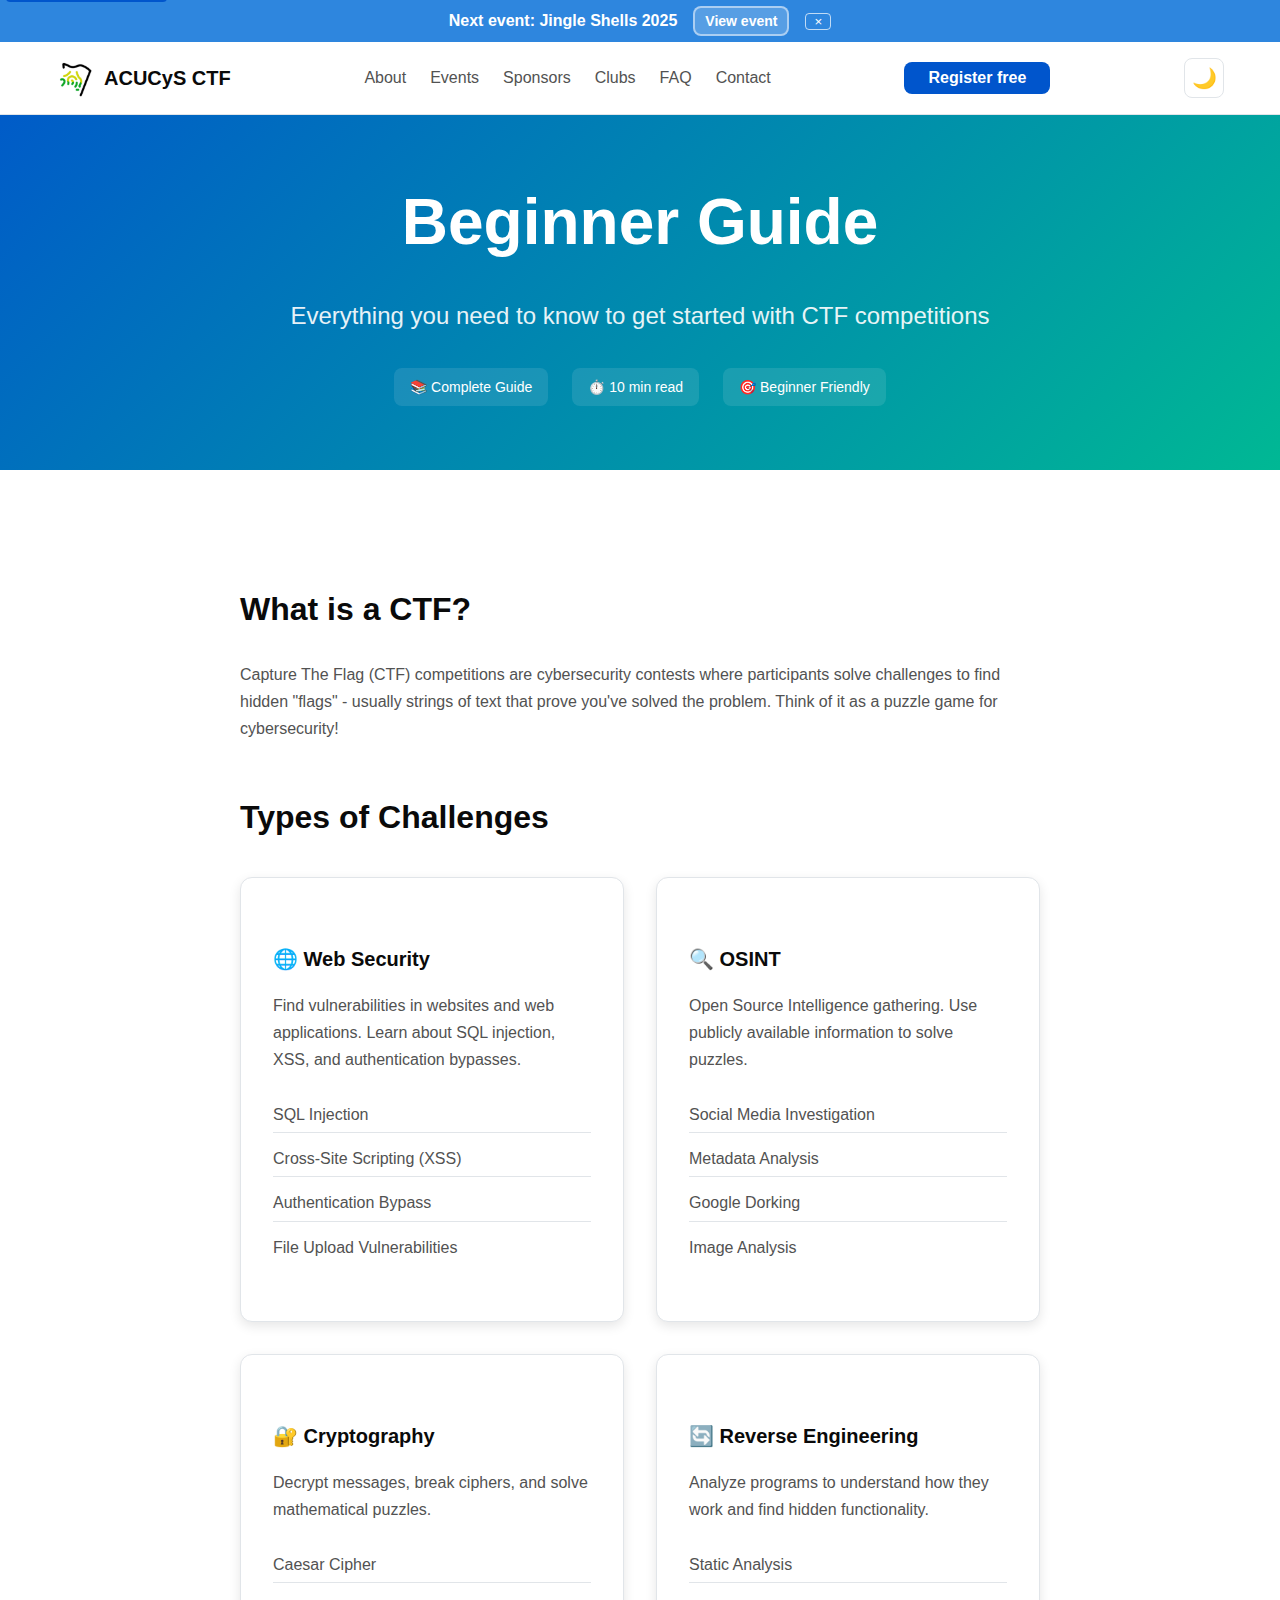
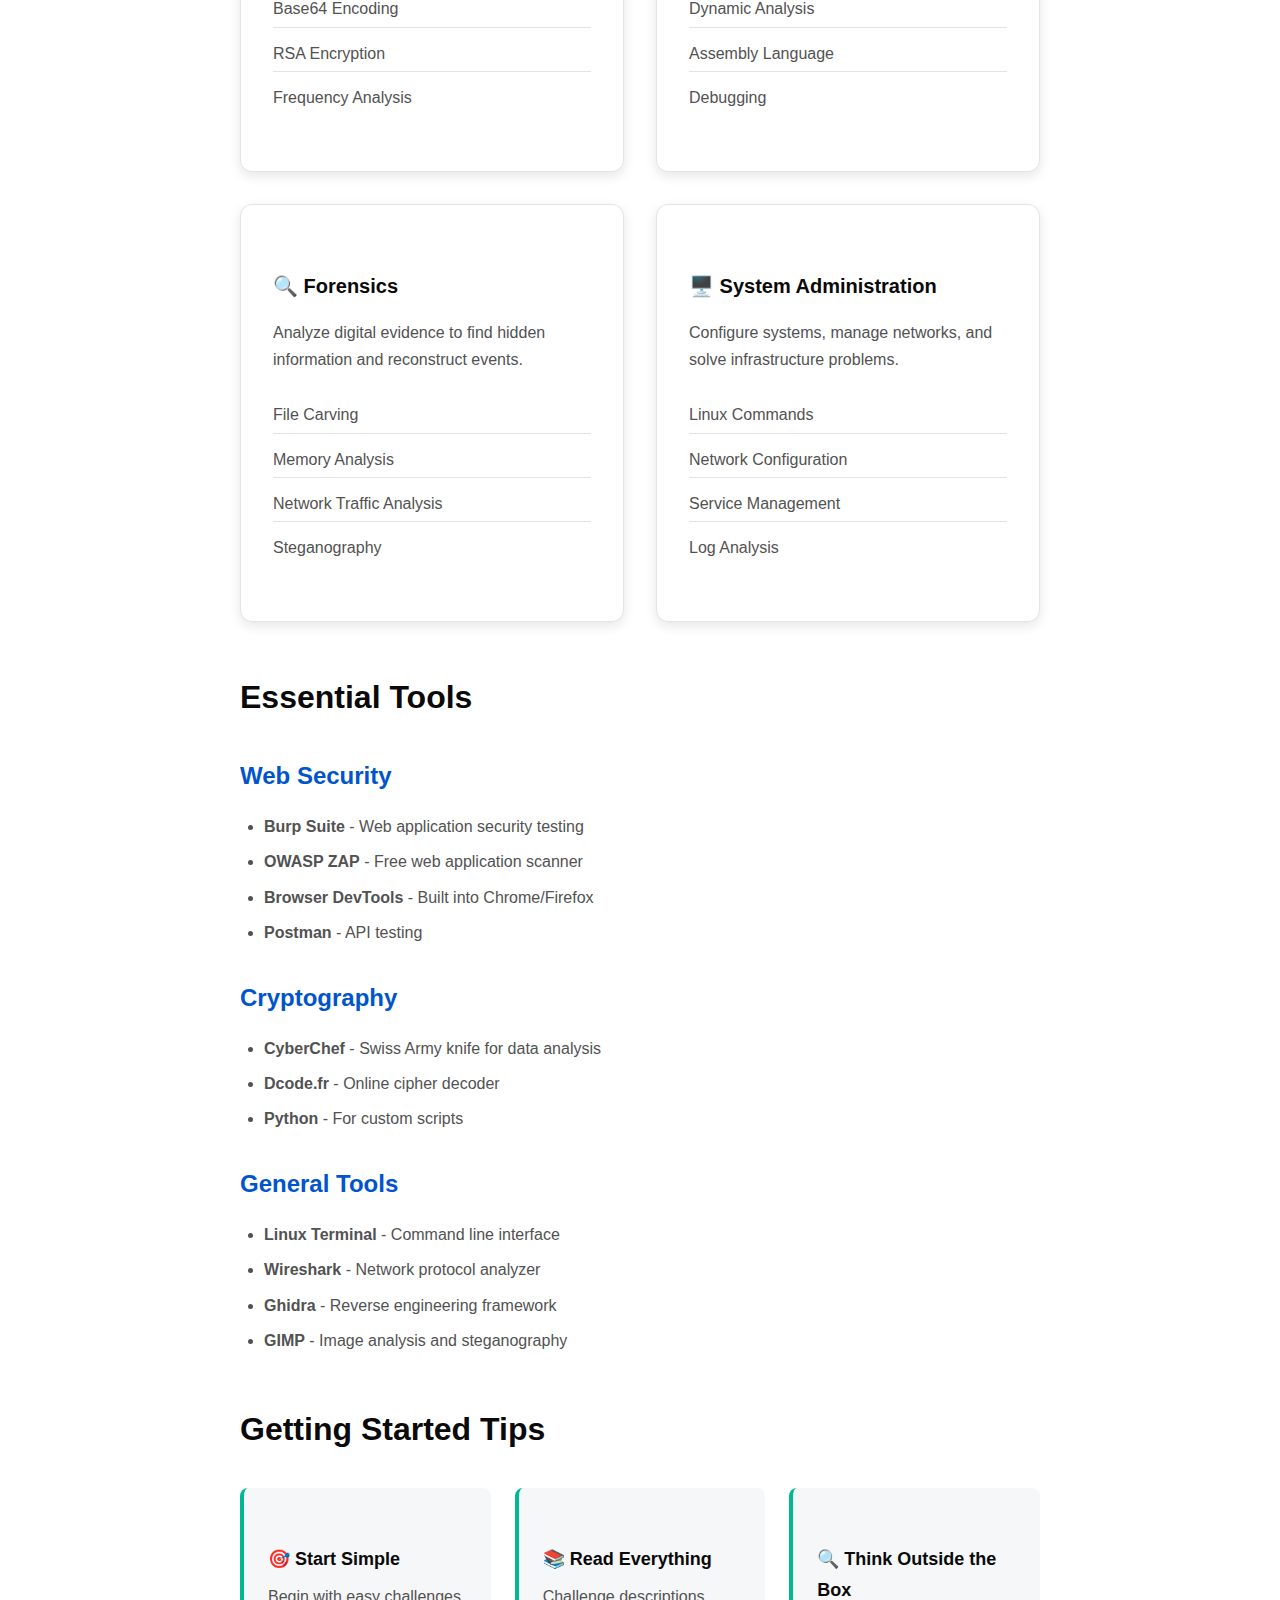
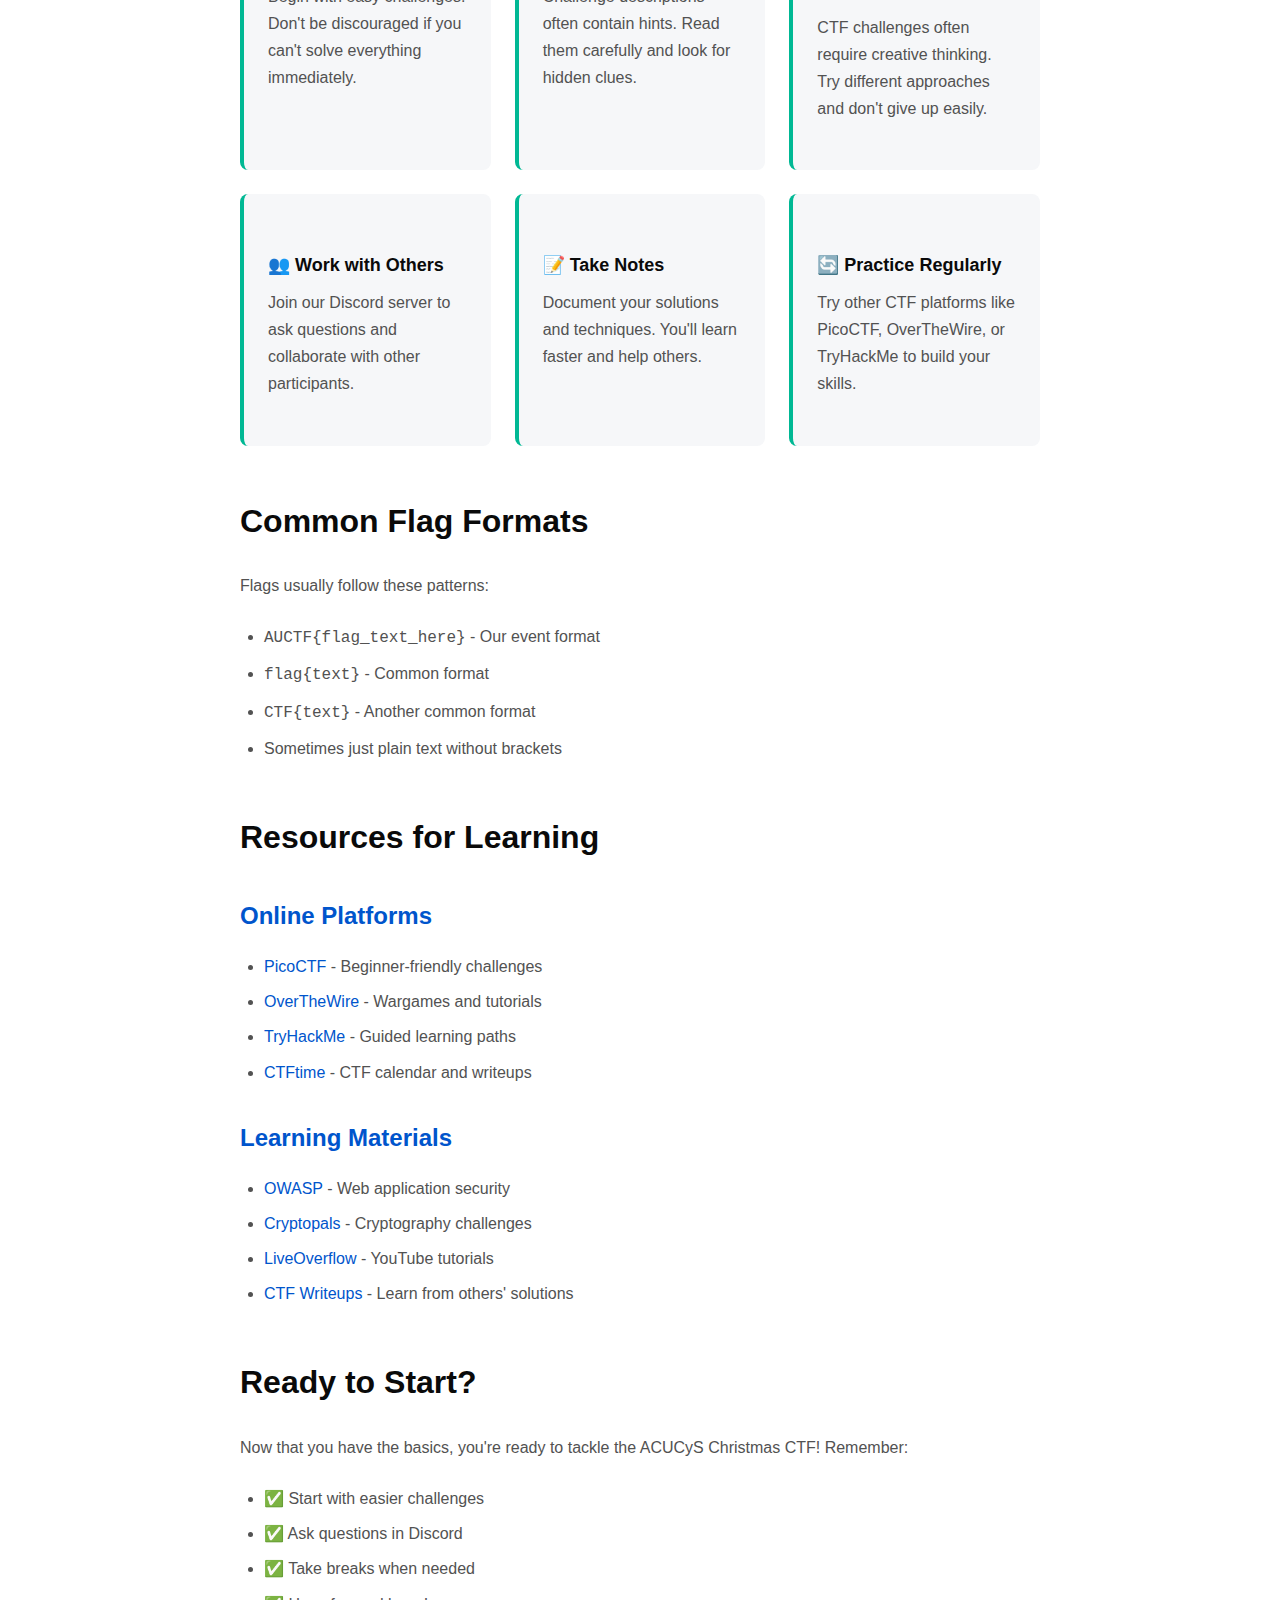
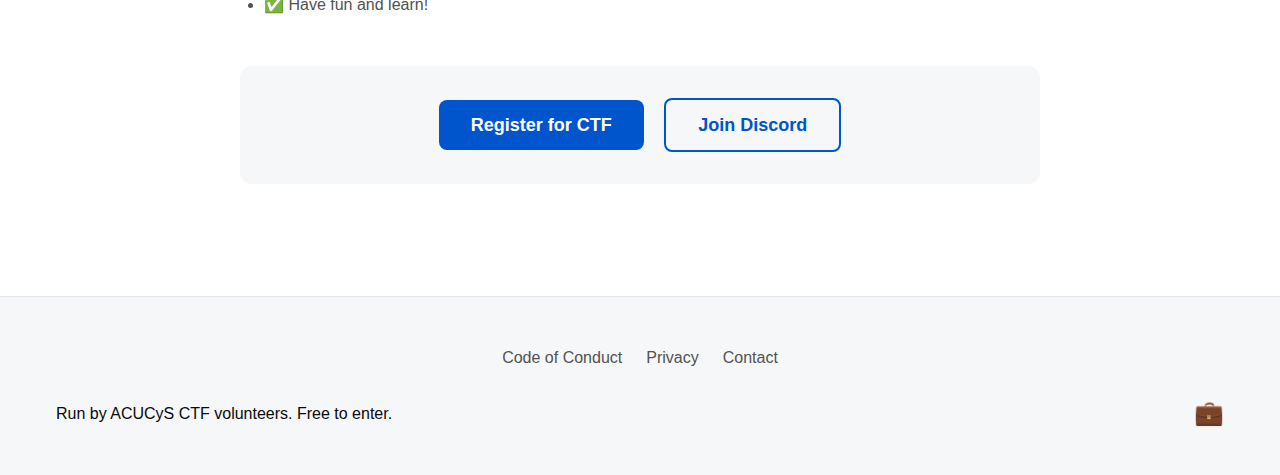
<file: beginner-guide.html>
<!doctype html>
<html lang="en-AU">
	<head>
		<meta charset="UTF-8" />
		<meta name="viewport" content="width=device-width, initial-scale=1.0" />
		<title>Beginner Guide • ACUCyS Christmas CTF 2025</title>
		<meta
			name="description"
			content="Complete beginner guide to CTF competitions. Learn the basics, tools, and strategies to get started with cybersecurity challenges." />

		<!-- Open Graph -->
		<meta property="og:title" content="Beginner Guide • ACUCyS Christmas CTF 2025" />
		<meta
			property="og:description"
			content="Complete beginner guide to CTF competitions. Learn the basics, tools, and strategies to get started with cybersecurity challenges." />
		<meta property="og:image" content="assets/og-image.jpg" />
		<meta property="og:url" content="https://acucysctf.org/beginner-guide.html" />
		<meta property="og:type" content="article" />

		<!-- Favicon -->
		<link rel="icon" type="image/x-icon" href="assets/favicon.ico" />
		<link rel="apple-touch-icon" sizes="180x180" href="assets/apple-touch-icon.png" />
		<link rel="icon" type="image/png" sizes="32x32" href="assets/favicon-32x32.png" />
		<link rel="icon" type="image/png" sizes="16x16" href="assets/favicon-16x16.png" />

		<!-- Styles -->
		<link rel="stylesheet" href="assets/css/styles.css" />
	</head>
	<body>
		<!-- Skip to content link -->
		<a href="#main-content" class="skip-link">Skip to main content</a>

		<!-- Announcement Bar -->
		<div class="announcement-bar" role="region" aria-label="Announcement">
			<div class="container">
				<div class="announcement-content">
					<span class="announcement-text">Next event: Jingle Shells 2025</span>
					<a href="/jingleshells.html" class="btn btn-secondary btn-small" data-keep-params="true"
						>View event</a
					>
					<button class="announcement-dismiss" aria-label="Dismiss announcement" title="Dismiss">×</button>
				</div>
			</div>
		</div>

		<!-- Header -->
		<header class="header" id="header">
			<div class="container">
				<div class="header-content">
					<div class="logo">
						<img src="assets/logo.png" alt="ACUCyS CTF" width="40" height="40" />
						<span class="logo-text">ACUCyS CTF</span>
					</div>

					<nav class="nav" aria-label="Main navigation">
						<ul class="nav-list">
							<li><a href="/#about" class="nav-link">About</a></li>
							<li class="nav-item-has-menu">
								<a href="/jingleshells.html" class="nav-link" data-keep-params="true">Events</a>
								<div class="nav-menu" role="menu">
									<a
										href="/jingleshells"
										role="menuitem"
										class="nav-menu-item"
										data-keep-params="true"
										>Jingle Shells 2025</a
									>
									<a href="/#past-events" role="menuitem" class="nav-menu-item">Past events</a>
								</div>
							</li>
							<li><a href="/#sponsors" class="nav-link">Sponsors</a></li>
							<li><a href="/#clubs" class="nav-link">Clubs</a></li>
							<li><a href="/#faq" class="nav-link">FAQ</a></li>
							<li><a href="/contact.html" class="nav-link">Contact</a></li>
						</ul>
					</nav>

					<a href="/#register" class="btn btn-primary" id="register-btn" data-keep-params="true"
						>Register free</a
					>
				</div>
			</div>
		</header>
		<div style="top: 100px;"></div>
		<!-- Main Content -->
		<main id="main-content">
			<!-- Hero Section -->
			<section class="page-hero">
				<div class="container">
					<div class="page-hero-content">
						<h1 class="page-title">Beginner Guide</h1>
						<p class="page-subtitle">Everything you need to know to get started with CTF competitions</p>
						<div class="page-meta">
							<span class="meta-item">📚 Complete Guide</span>
							<span class="meta-item">⏱️ 10 min read</span>
							<span class="meta-item">🎯 Beginner Friendly</span>
						</div>
					</div>
				</div>
			</section>

			<!-- Content Section -->
			<section class="page-content">
				<div class="container">
					<div class="content-wrapper">
						<article class="guide-content">
							<h2>What is a CTF?</h2>
							<p>
								Capture The Flag (CTF) competitions are cybersecurity contests where participants solve
								challenges to find hidden "flags" - usually strings of text that prove you've solved the
								problem. Think of it as a puzzle game for cybersecurity!
							</p>

							<h2>Types of Challenges</h2>
							<div class="challenge-types">
								<div class="challenge-card">
									<h3>🌐 Web Security</h3>
									<p>
										Find vulnerabilities in websites and web applications. Learn about SQL
										injection, XSS, and authentication bypasses.
									</p>
									<ul>
										<li>SQL Injection</li>
										<li>Cross-Site Scripting (XSS)</li>
										<li>Authentication Bypass</li>
										<li>File Upload Vulnerabilities</li>
									</ul>
								</div>

								<div class="challenge-card">
									<h3>🔍 OSINT</h3>
									<p>
										Open Source Intelligence gathering. Use publicly available information to solve
										puzzles.
									</p>
									<ul>
										<li>Social Media Investigation</li>
										<li>Metadata Analysis</li>
										<li>Google Dorking</li>
										<li>Image Analysis</li>
									</ul>
								</div>

								<div class="challenge-card">
									<h3>🔐 Cryptography</h3>
									<p>Decrypt messages, break ciphers, and solve mathematical puzzles.</p>
									<ul>
										<li>Caesar Cipher</li>
										<li>Base64 Encoding</li>
										<li>RSA Encryption</li>
										<li>Frequency Analysis</li>
									</ul>
								</div>

								<div class="challenge-card">
									<h3>🔄 Reverse Engineering</h3>
									<p>Analyze programs to understand how they work and find hidden functionality.</p>
									<ul>
										<li>Static Analysis</li>
										<li>Dynamic Analysis</li>
										<li>Assembly Language</li>
										<li>Debugging</li>
									</ul>
								</div>

								<div class="challenge-card">
									<h3>🔍 Forensics</h3>
									<p>Analyze digital evidence to find hidden information and reconstruct events.</p>
									<ul>
										<li>File Carving</li>
										<li>Memory Analysis</li>
										<li>Network Traffic Analysis</li>
										<li>Steganography</li>
									</ul>
								</div>

								<div class="challenge-card">
									<h3>🖥️ System Administration</h3>
									<p>Configure systems, manage networks, and solve infrastructure problems.</p>
									<ul>
										<li>Linux Commands</li>
										<li>Network Configuration</li>
										<li>Service Management</li>
										<li>Log Analysis</li>
									</ul>
								</div>
							</div>

							<h2>Essential Tools</h2>
							<div class="tools-section">
								<h3>Web Security</h3>
								<ul>
									<li><strong>Burp Suite</strong> - Web application security testing</li>
									<li><strong>OWASP ZAP</strong> - Free web application scanner</li>
									<li><strong>Browser DevTools</strong> - Built into Chrome/Firefox</li>
									<li><strong>Postman</strong> - API testing</li>
								</ul>

								<h3>Cryptography</h3>
								<ul>
									<li><strong>CyberChef</strong> - Swiss Army knife for data analysis</li>
									<li><strong>Dcode.fr</strong> - Online cipher decoder</li>
									<li><strong>Python</strong> - For custom scripts</li>
								</ul>

								<h3>General Tools</h3>
								<ul>
									<li><strong>Linux Terminal</strong> - Command line interface</li>
									<li><strong>Wireshark</strong> - Network protocol analyzer</li>
									<li><strong>Ghidra</strong> - Reverse engineering framework</li>
									<li><strong>GIMP</strong> - Image analysis and steganography</li>
								</ul>
							</div>

							<h2>Getting Started Tips</h2>
							<div class="tips-section">
								<div class="tip-card">
									<h3>🎯 Start Simple</h3>
									<p>
										Begin with easy challenges. Don't be discouraged if you can't solve everything
										immediately.
									</p>
								</div>

								<div class="tip-card">
									<h3>📚 Read Everything</h3>
									<p>
										Challenge descriptions often contain hints. Read them carefully and look for
										hidden clues.
									</p>
								</div>

								<div class="tip-card">
									<h3>🔍 Think Outside the Box</h3>
									<p>
										CTF challenges often require creative thinking. Try different approaches and
										don't give up easily.
									</p>
								</div>

								<div class="tip-card">
									<h3>👥 Work with Others</h3>
									<p>
										Join our Discord server to ask questions and collaborate with other
										participants.
									</p>
								</div>

								<div class="tip-card">
									<h3>📝 Take Notes</h3>
									<p>Document your solutions and techniques. You'll learn faster and help others.</p>
								</div>

								<div class="tip-card">
									<h3>🔄 Practice Regularly</h3>
									<p>
										Try other CTF platforms like PicoCTF, OverTheWire, or TryHackMe to build your
										skills.
									</p>
								</div>
							</div>

							<h2>Common Flag Formats</h2>
							<p>Flags usually follow these patterns:</p>
							<ul>
								<li><code>AUCTF{flag_text_here}</code> - Our event format</li>
								<li><code>flag{text}</code> - Common format</li>
								<li><code>CTF{text}</code> - Another common format</li>
								<li>Sometimes just plain text without brackets</li>
							</ul>

							<h2>Resources for Learning</h2>
							<div class="resources-section">
								<h3>Online Platforms</h3>
								<ul>
									<li>
										<a href="https://picoctf.org" target="_blank">PicoCTF</a> - Beginner-friendly
										challenges
									</li>
									<li>
										<a href="https://overthewire.org" target="_blank">OverTheWire</a> - Wargames and
										tutorials
									</li>
									<li>
										<a href="https://tryhackme.com" target="_blank">TryHackMe</a> - Guided learning
										paths
									</li>
									<li>
										<a href="https://ctftime.org" target="_blank">CTFtime</a> - CTF calendar and
										writeups
									</li>
								</ul>

								<h3>Learning Materials</h3>
								<ul>
									<li>
										<a href="https://owasp.org" target="_blank">OWASP</a> - Web application security
									</li>
									<li>
										<a href="https://cryptopals.com" target="_blank">Cryptopals</a> - Cryptography
										challenges
									</li>
									<li>
										<a href="https://www.youtube.com/c/LiveOverflow" target="_blank"
											>LiveOverflow</a
										>
										- YouTube tutorials
									</li>
									<li>
										<a href="https://github.com/ctfs" target="_blank">CTF Writeups</a> - Learn from
										others' solutions
									</li>
								</ul>
							</div>

							<h2>Ready to Start?</h2>
							<p>
								Now that you have the basics, you're ready to tackle the ACUCyS Christmas CTF! Remember:
							</p>
							<ul>
								<li>✅ Start with easier challenges</li>
								<li>✅ Ask questions in Discord</li>
								<li>✅ Take breaks when needed</li>
								<li>✅ Have fun and learn!</li>
							</ul>

							<div class="cta-section">
								<a href="/#register" class="btn btn-primary btn-large">Register for CTF</a>
								<a href="https://discord.gg/ARm44rNXEb" class="btn btn-secondary btn-large"
									>Join Discord</a
								>
							</div>
						</article>
					</div>
				</div>
			</section>
		</main>

		<!-- Footer -->
		<footer class="footer">
			<div class="container">
				<div class="footer-content">
					<div class="footer-links">
						<a href="/code-of-conduct.html">Code of Conduct</a>
						<a href="/privacy.html">Privacy</a>
						<a href="/contact.html">Contact</a>
					</div>
					<div class="footer-bottom">
						<p>Run by ACUCyS CTF volunteers. Free to enter.</p>
						<div class="social-links">
							<a href="https://linkedin.com/company/acucys" aria-label="LinkedIn">💼</a>
						</div>
					</div>
				</div>
			</div>
		</footer>

		<!-- Scripts -->
		<script>
			(function () {
				const keep = ["utm_source", "utm_medium", "utm_campaign", "utm_content", "ref"];
				const url = new URL(window.location.href);
				const params = new URLSearchParams();
				keep.forEach((k) => {
					const v = url.searchParams.get(k) || localStorage.getItem("qs_" + k);
					if (v) {
						params.set(k, v);
						localStorage.setItem("qs_" + k, v);
					}
				});
				document.querySelectorAll('a[data-keep-params="true"]').forEach((a) => {
					const href = new URL(a.href, window.location.origin);
					params.forEach((v, k) => {
						if (!href.searchParams.has(k)) href.searchParams.set(k, v);
					});
					a.href = href.toString();
				});
				const bar = document.querySelector(".announcement-bar");
				const header = document.getElementById("header");
				const btn = document.querySelector(".announcement-dismiss");
				function setHeaderOffset() {
					if (bar && header) {
						document.documentElement.style.setProperty("--announcement-offset", bar.offsetHeight + "px");
					}
				}
				setHeaderOffset();
				window.addEventListener("resize", setHeaderOffset);
				if (btn && bar) {
					btn.addEventListener("click", () => {
						bar.style.display = "none";
						document.documentElement.style.setProperty("--announcement-offset", "0px");
					});
				}
			})();
		</script>
		<script src="assets/js/theme.js"></script>
		<script src="assets/js/main.js"></script>
	</body>
</html>
</file>
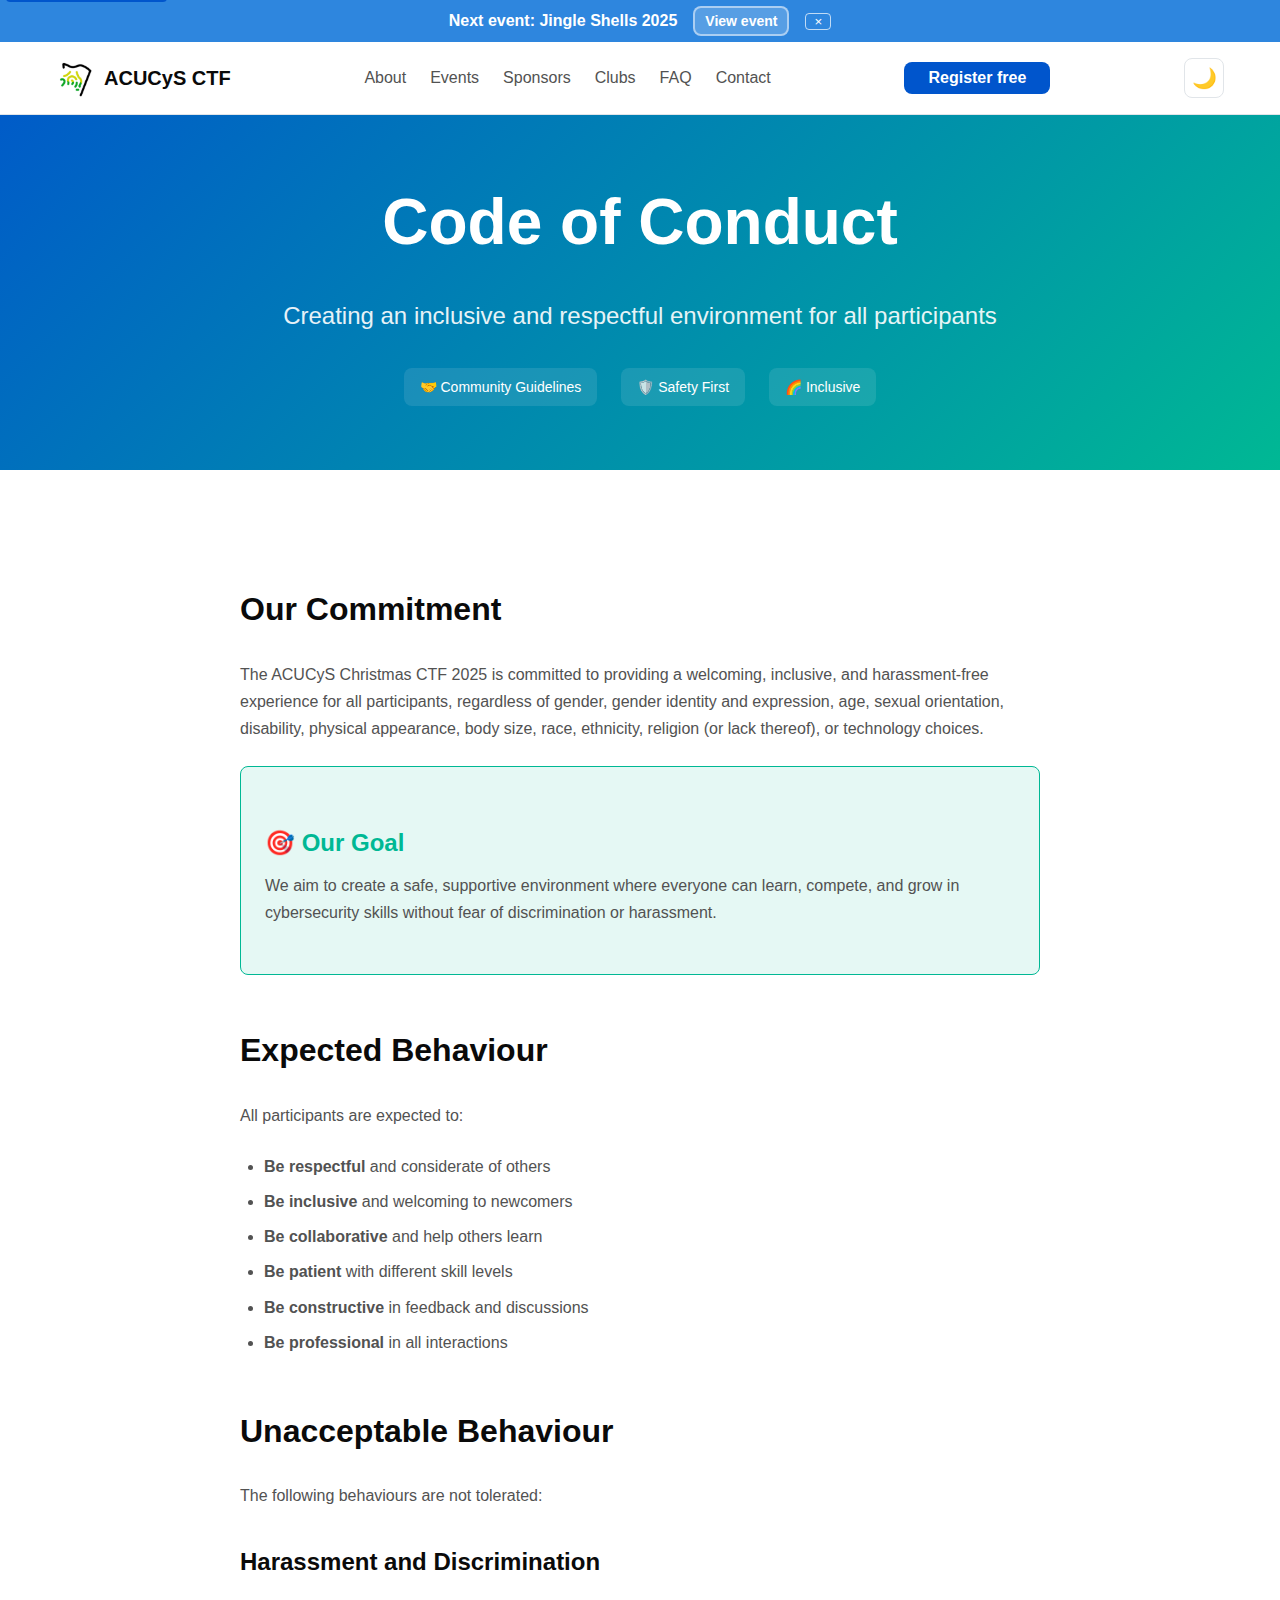
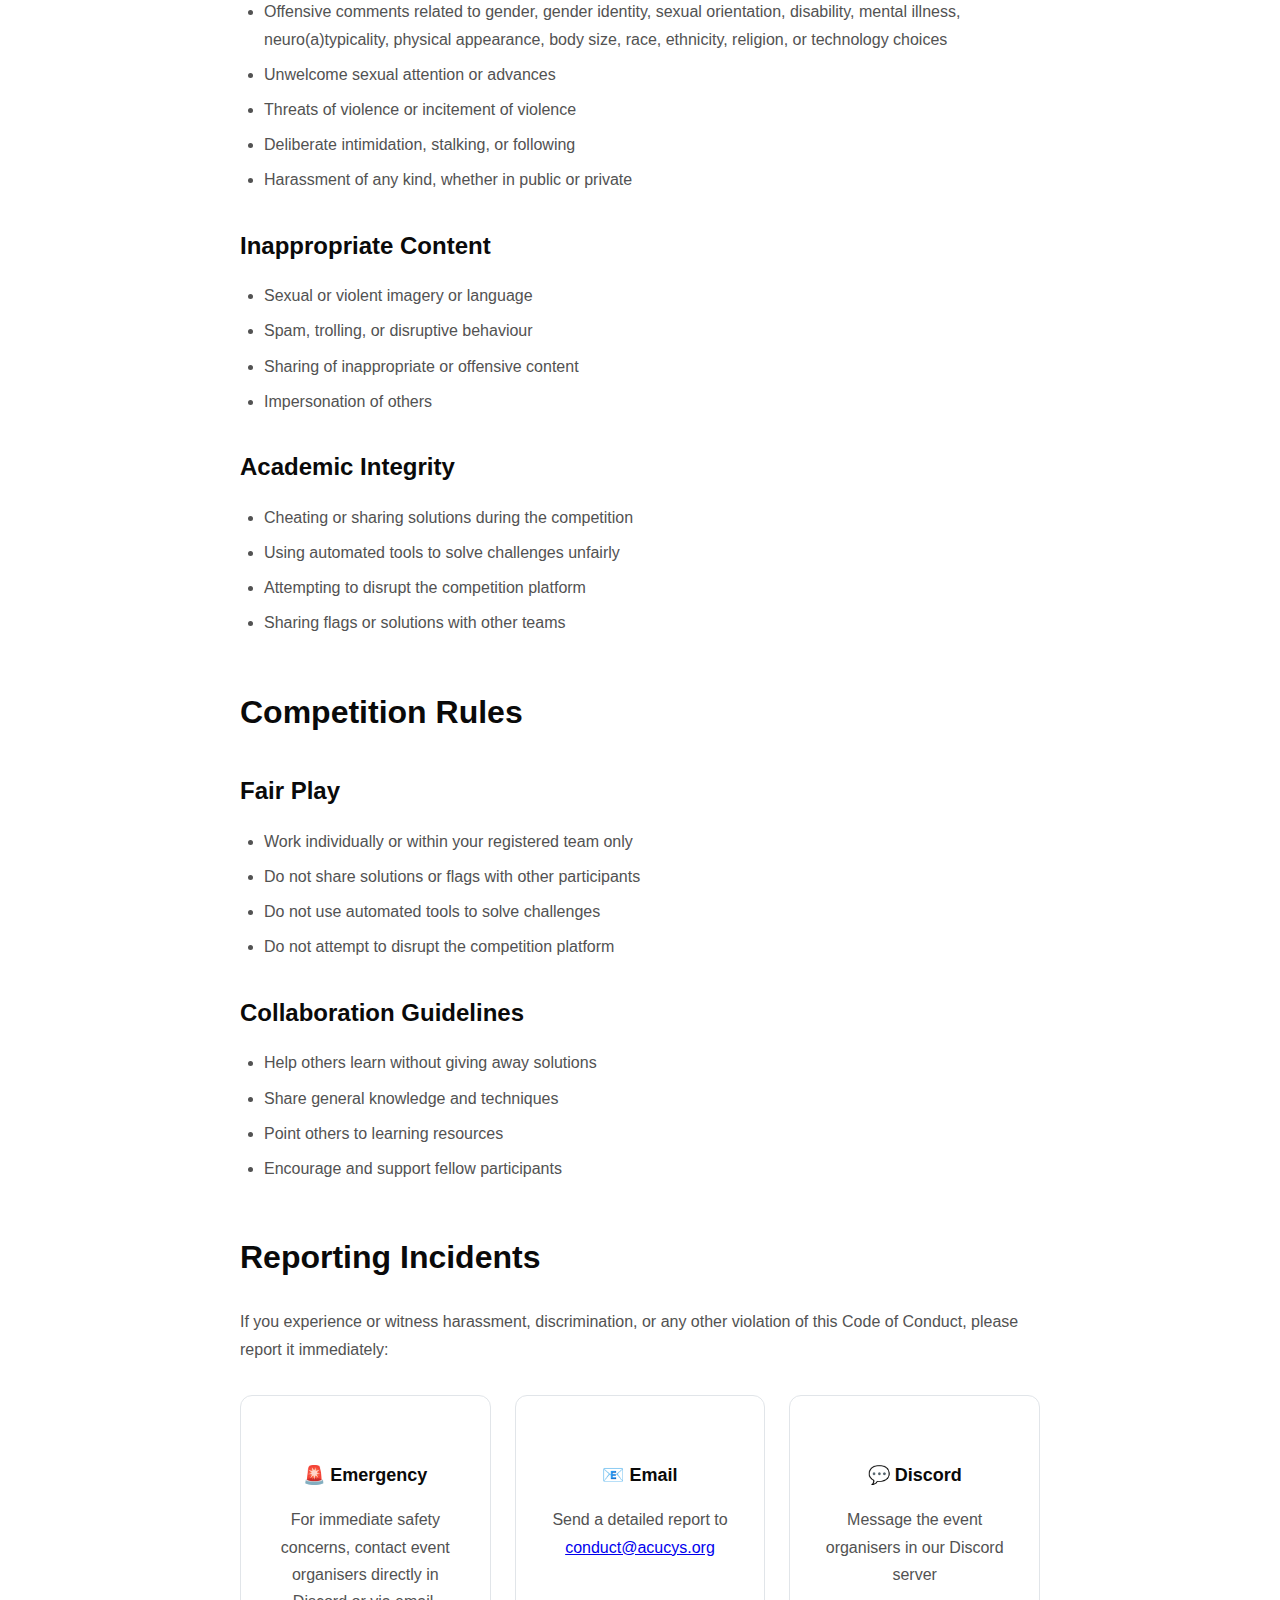
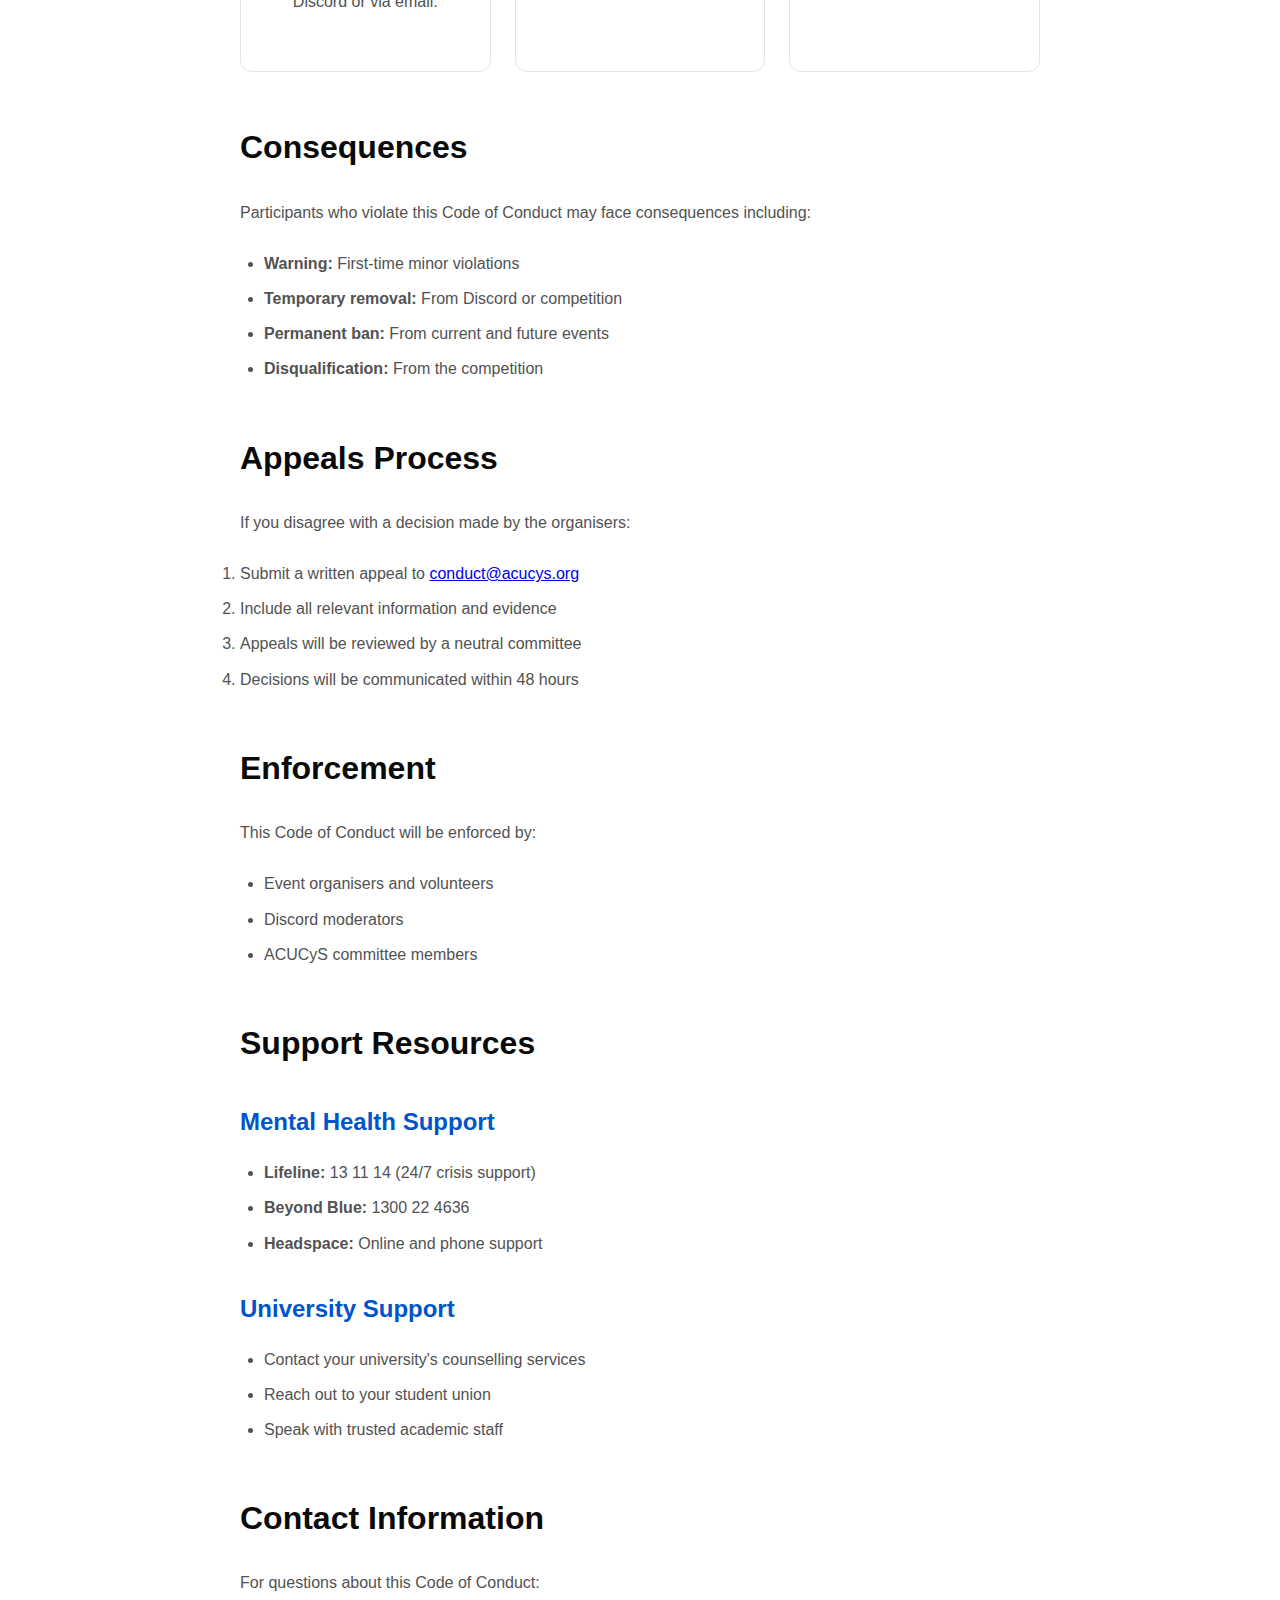
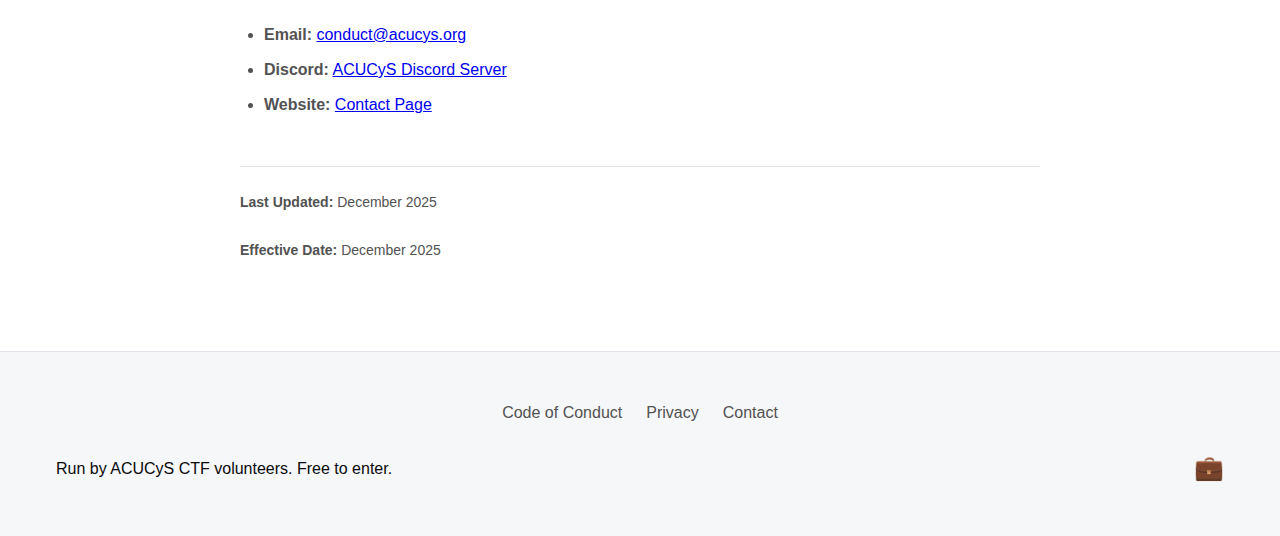
<file: code-of-conduct.html>
<!doctype html>
<html lang="en-AU">
	<head>
		<meta charset="UTF-8" />
		<meta name="viewport" content="width=device-width, initial-scale=1.0" />
		<title>Code of Conduct • ACUCyS Christmas CTF 2025</title>
		<meta
			name="description"
			content="Code of Conduct for ACUCyS Christmas CTF 2025. Our commitment to creating an inclusive and respectful environment for all participants." />

		<!-- Open Graph -->
		<meta property="og:title" content="Code of Conduct • ACUCyS Christmas CTF 2025" />
		<meta
			property="og:description"
			content="Code of Conduct for ACUCyS Christmas CTF 2025. Our commitment to creating an inclusive and respectful environment for all participants." />
		<meta property="og:image" content="assets/og-image.jpg" />
		<meta property="og:url" content="https://acucysctf.org/code-of-conduct.html" />
		<meta property="og:type" content="article" />

		<!-- Favicon -->
		<link rel="icon" type="image/x-icon" href="assets/favicon.ico" />
		<link rel="apple-touch-icon" sizes="180x180" href="assets/apple-touch-icon.png" />
		<link rel="icon" type="image/png" sizes="32x32" href="assets/favicon-32x32.png" />
		<link rel="icon" type="image/png" sizes="16x16" href="assets/favicon-16x16.png" />

		<!-- Styles -->
		<link rel="stylesheet" href="assets/css/styles.css" />
	</head>
	<body>
		<!-- Skip to content link -->
		<a href="#main-content" class="skip-link">Skip to main content</a>

		<!-- Announcement Bar -->
		<div class="announcement-bar" role="region" aria-label="Announcement">
			<div class="container">
				<div class="announcement-content">
					<span class="announcement-text">Next event: Jingle Shells 2025</span>
					<a href="/jingleshells.html" class="btn btn-secondary btn-small" data-keep-params="true"
						>View event</a
					>
					<button class="announcement-dismiss" aria-label="Dismiss announcement" title="Dismiss">×</button>
				</div>
			</div>
		</div>

		<!-- Header -->
		<header class="header" id="header">
			<div class="container">
				<div class="header-content">
					<div class="logo">
						<img src="assets/logo.png" alt="ACUCyS CTF" width="40" height="40" />
						<span class="logo-text">ACUCyS CTF</span>
					</div>

					<nav class="nav" aria-label="Main navigation">
						<ul class="nav-list">
							<li><a href="/#about" class="nav-link">About</a></li>
							<li class="nav-item-has-menu">
								<a href="/jingleshells.html" class="nav-link" data-keep-params="true">Events</a>
								<div class="nav-menu" role="menu">
									<a
										href="/jingleshells.html"
										role="menuitem"
										class="nav-menu-item"
										data-keep-params="true"
										>Jingle Shells 2025</a
									>
									<a href="/#past-events" role="menuitem" class="nav-menu-item">Past events</a>
								</div>
							</li>
							<li><a href="/#sponsors" class="nav-link">Sponsors</a></li>
							<li><a href="/#clubs" class="nav-link">Clubs</a></li>
							<li><a href="/#faq" class="nav-link">FAQ</a></li>
							<li><a href="/contact.html" class="nav-link">Contact</a></li>
						</ul>
					</nav>

					<a href="/#register" class="btn btn-primary" id="register-btn" data-keep-params="true"
						>Register free</a
					>
				</div>
			</div>
		</header>

		<!-- Main Content -->
		 <div style="top: 100px;"></div>
		<main id="main-content">
			<!-- Hero Section -->
			<section class="page-hero">
				<div class="container">
					<div class="page-hero-content">
						<h1 class="page-title">Code of Conduct</h1>
						<p class="page-subtitle">
							Creating an inclusive and respectful environment for all participants
						</p>
						<div class="page-meta">
							<span class="meta-item">🤝 Community Guidelines</span>
							<span class="meta-item">🛡️ Safety First</span>
							<span class="meta-item">🌈 Inclusive</span>
						</div>
					</div>
				</div>
			</section>

			<!-- Content Section -->
			<section class="page-content">
				<div class="container">
					<div class="content-wrapper">
						<article class="legal-content">
							<h2>Our Commitment</h2>
							<p>
								The ACUCyS Christmas CTF 2025 is committed to providing a welcoming, inclusive, and
								harassment-free experience for all participants, regardless of gender, gender identity
								and expression, age, sexual orientation, disability, physical appearance, body size,
								race, ethnicity, religion (or lack thereof), or technology choices.
							</p>

							<div class="highlight-box">
								<h3>🎯 Our Goal</h3>
								<p>
									We aim to create a safe, supportive environment where everyone can learn, compete,
									and grow in cybersecurity skills without fear of discrimination or harassment.
								</p>
							</div>

							<h2>Expected Behaviour</h2>
							<p>All participants are expected to:</p>
							<ul>
								<li><strong>Be respectful</strong> and considerate of others</li>
								<li><strong>Be inclusive</strong> and welcoming to newcomers</li>
								<li><strong>Be collaborative</strong> and help others learn</li>
								<li><strong>Be patient</strong> with different skill levels</li>
								<li><strong>Be constructive</strong> in feedback and discussions</li>
								<li><strong>Be professional</strong> in all interactions</li>
							</ul>

							<h2>Unacceptable Behaviour</h2>
							<p>The following behaviours are not tolerated:</p>

							<h3>Harassment and Discrimination</h3>
							<ul>
								<li>
									Offensive comments related to gender, gender identity, sexual orientation,
									disability, mental illness, neuro(a)typicality, physical appearance, body size,
									race, ethnicity, religion, or technology choices
								</li>
								<li>Unwelcome sexual attention or advances</li>
								<li>Threats of violence or incitement of violence</li>
								<li>Deliberate intimidation, stalking, or following</li>
								<li>Harassment of any kind, whether in public or private</li>
							</ul>

							<h3>Inappropriate Content</h3>
							<ul>
								<li>Sexual or violent imagery or language</li>
								<li>Spam, trolling, or disruptive behaviour</li>
								<li>Sharing of inappropriate or offensive content</li>
								<li>Impersonation of others</li>
							</ul>

							<h3>Academic Integrity</h3>
							<ul>
								<li>Cheating or sharing solutions during the competition</li>
								<li>Using automated tools to solve challenges unfairly</li>
								<li>Attempting to disrupt the competition platform</li>
								<li>Sharing flags or solutions with other teams</li>
							</ul>

							<h2>Competition Rules</h2>
							<h3>Fair Play</h3>
							<ul>
								<li>Work individually or within your registered team only</li>
								<li>Do not share solutions or flags with other participants</li>
								<li>Do not use automated tools to solve challenges</li>
								<li>Do not attempt to disrupt the competition platform</li>
							</ul>

							<h3>Collaboration Guidelines</h3>
							<ul>
								<li>Help others learn without giving away solutions</li>
								<li>Share general knowledge and techniques</li>
								<li>Point others to learning resources</li>
								<li>Encourage and support fellow participants</li>
							</ul>

							<h2>Reporting Incidents</h2>
							<p>
								If you experience or witness harassment, discrimination, or any other violation of this
								Code of Conduct, please report it immediately:
							</p>

							<div class="reporting-methods">
								<div class="reporting-card">
									<h3>🚨 Emergency</h3>
									<p>
										For immediate safety concerns, contact event organisers directly in Discord or
										via email.
									</p>
								</div>

								<div class="reporting-card">
									<h3>📧 Email</h3>
									<p>
										Send a detailed report to
										<a href="mailto:conduct@acucys.org">conduct@acucys.org</a>
									</p>
								</div>

								<div class="reporting-card">
									<h3>💬 Discord</h3>
									<p>Message the event organisers in our Discord server</p>
								</div>
							</div>

							<h2>Consequences</h2>
							<p>Participants who violate this Code of Conduct may face consequences including:</p>
							<ul>
								<li><strong>Warning:</strong> First-time minor violations</li>
								<li><strong>Temporary removal:</strong> From Discord or competition</li>
								<li><strong>Permanent ban:</strong> From current and future events</li>
								<li><strong>Disqualification:</strong> From the competition</li>
							</ul>

							<h2>Appeals Process</h2>
							<p>If you disagree with a decision made by the organisers:</p>
							<ol>
								<li>
									Submit a written appeal to
									<a href="mailto:conduct@acucys.org">conduct@acucys.org</a>
								</li>
								<li>Include all relevant information and evidence</li>
								<li>Appeals will be reviewed by a neutral committee</li>
								<li>Decisions will be communicated within 48 hours</li>
							</ol>

							<h2>Enforcement</h2>
							<p>This Code of Conduct will be enforced by:</p>
							<ul>
								<li>Event organisers and volunteers</li>
								<li>Discord moderators</li>
								<li>ACUCyS committee members</li>
							</ul>

							<h2>Support Resources</h2>
							<div class="support-resources">
								<h3>Mental Health Support</h3>
								<ul>
									<li><strong>Lifeline:</strong> 13 11 14 (24/7 crisis support)</li>
									<li><strong>Beyond Blue:</strong> 1300 22 4636</li>
									<li><strong>Headspace:</strong> Online and phone support</li>
								</ul>

								<h3>University Support</h3>
								<ul>
									<li>Contact your university's counselling services</li>
									<li>Reach out to your student union</li>
									<li>Speak with trusted academic staff</li>
								</ul>
							</div>

							<h2>Contact Information</h2>
							<p>For questions about this Code of Conduct:</p>
							<ul>
								<li>
									<strong>Email:</strong> <a href="mailto:conduct@acucys.org">conduct@acucys.org</a>
								</li>
								<li>
									<strong>Discord:</strong>
									<a href="https://discord.gg/ARm44rNXEb">ACUCyS Discord Server</a>
								</li>
								<li><strong>Website:</strong> <a href="/contact.html">Contact Page</a></li>
							</ul>

							<div class="legal-footer">
								<p><strong>Last Updated:</strong> December 2025</p>
								<p><strong>Effective Date:</strong> December 2025</p>
							</div>
						</article>
					</div>
				</div>
			</section>
		</main>

		<!-- Footer -->
		<footer class="footer">
			<div class="container">
				<div class="footer-content">
					<div class="footer-links">
						<a href="/code-of-conduct.html">Code of Conduct</a>
						<a href="/privacy.html">Privacy</a>
						<a href="/contact.html">Contact</a>
					</div>
					<div class="footer-bottom">
						<p>Run by ACUCyS CTF volunteers. Free to enter.</p>
						<div class="social-links">
							<a href="https://linkedin.com/company/acucys" aria-label="LinkedIn">💼</a>
						</div>
					</div>
				</div>
			</div>
		</footer>

		<!-- Scripts -->
		<script>
			(function () {
				const keep = ["utm_source", "utm_medium", "utm_campaign", "utm_content", "ref"];
				const url = new URL(window.location.href);
				const params = new URLSearchParams();
				keep.forEach((k) => {
					const v = url.searchParams.get(k) || localStorage.getItem("qs_" + k);
					if (v) {
						params.set(k, v);
						localStorage.setItem("qs_" + k, v);
					}
				});
				document.querySelectorAll('a[data-keep-params="true"]').forEach((a) => {
					const href = new URL(a.href, window.location.origin);
					params.forEach((v, k) => {
						if (!href.searchParams.has(k)) href.searchParams.set(k, v);
					});
					a.href = href.toString();
				});
				const bar = document.querySelector(".announcement-bar");
				const header = document.getElementById("header");
				const btn = document.querySelector(".announcement-dismiss");
				function setHeaderOffset() {
					if (bar && header) {
						document.documentElement.style.setProperty("--announcement-offset", bar.offsetHeight + "px");
					}
				}
				setHeaderOffset();
				window.addEventListener("resize", setHeaderOffset);
				if (btn && bar) {
					btn.addEventListener("click", () => {
						bar.style.display = "none";
						document.documentElement.style.setProperty("--announcement-offset", "0px");
					});
				}
			})();
		</script>
		<script src="assets/js/theme.js"></script>
		<script src="assets/js/main.js"></script>
	</body>
</html>
</file>
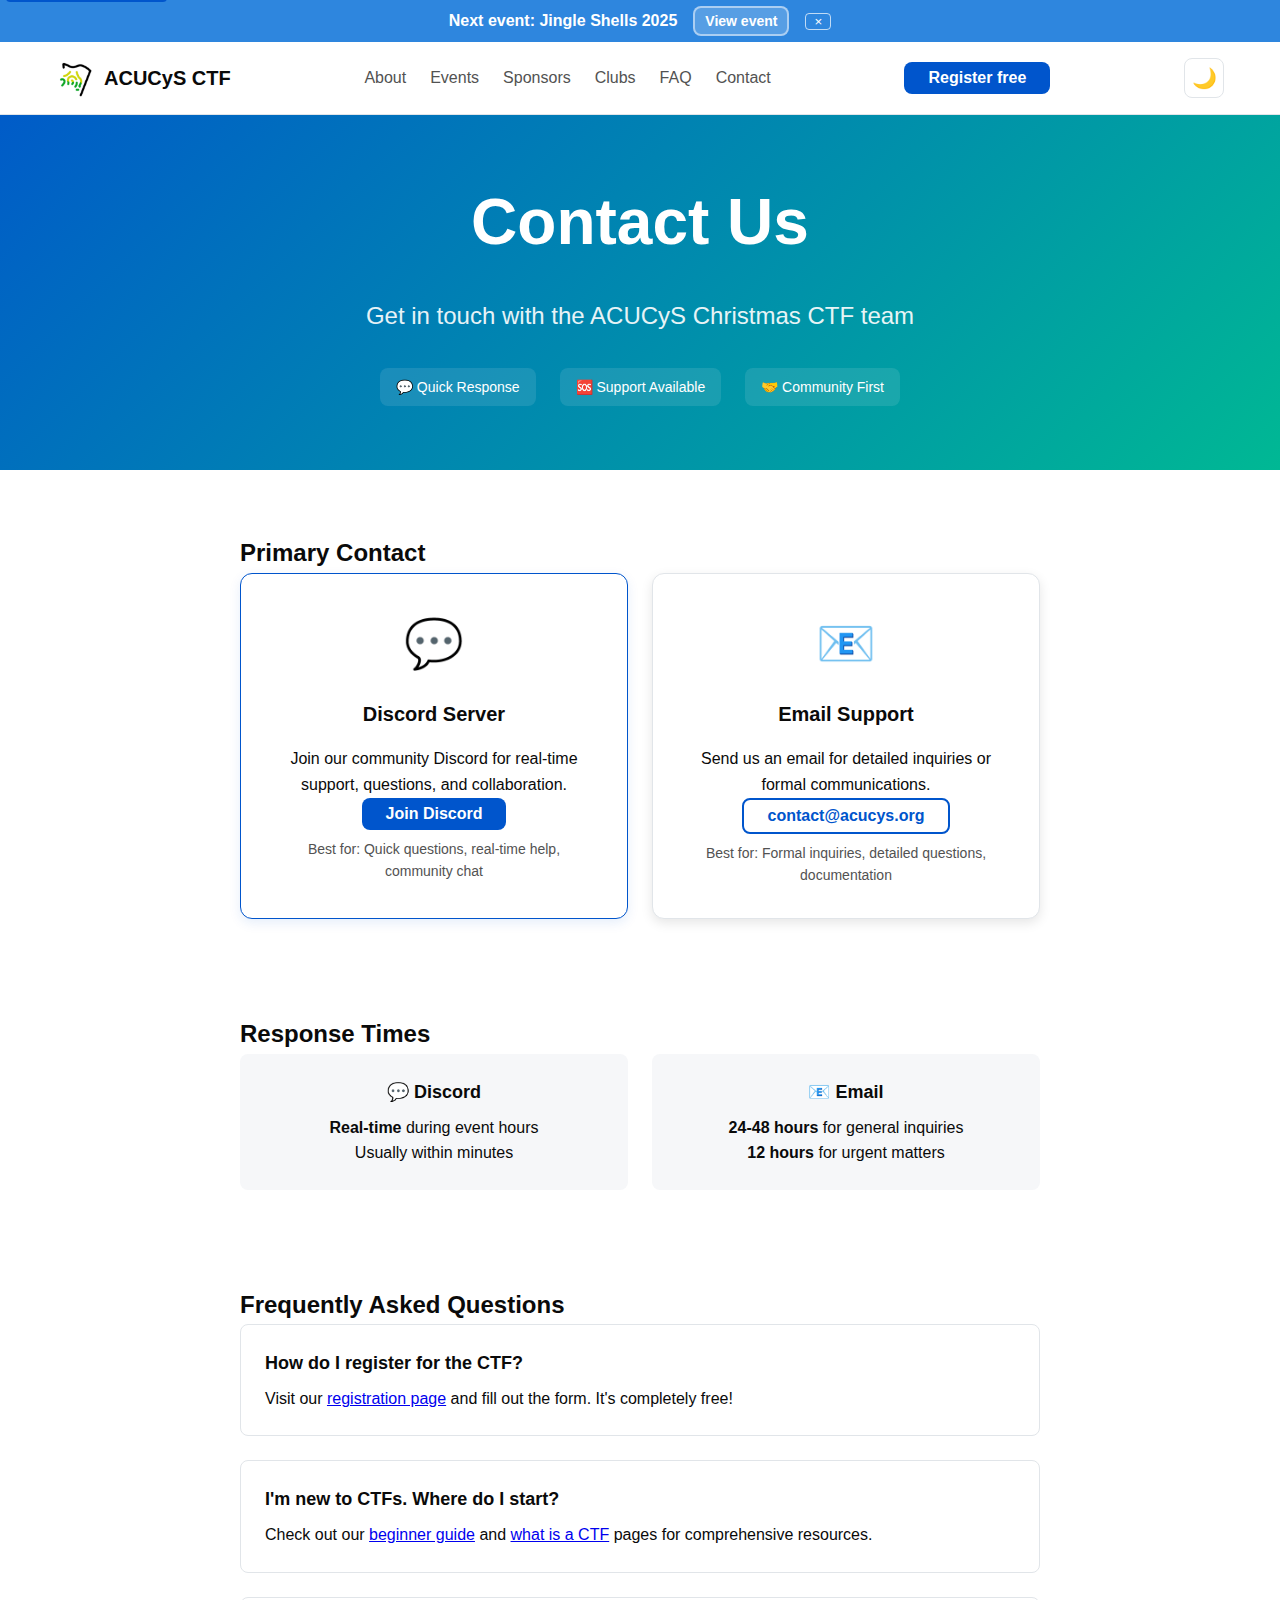
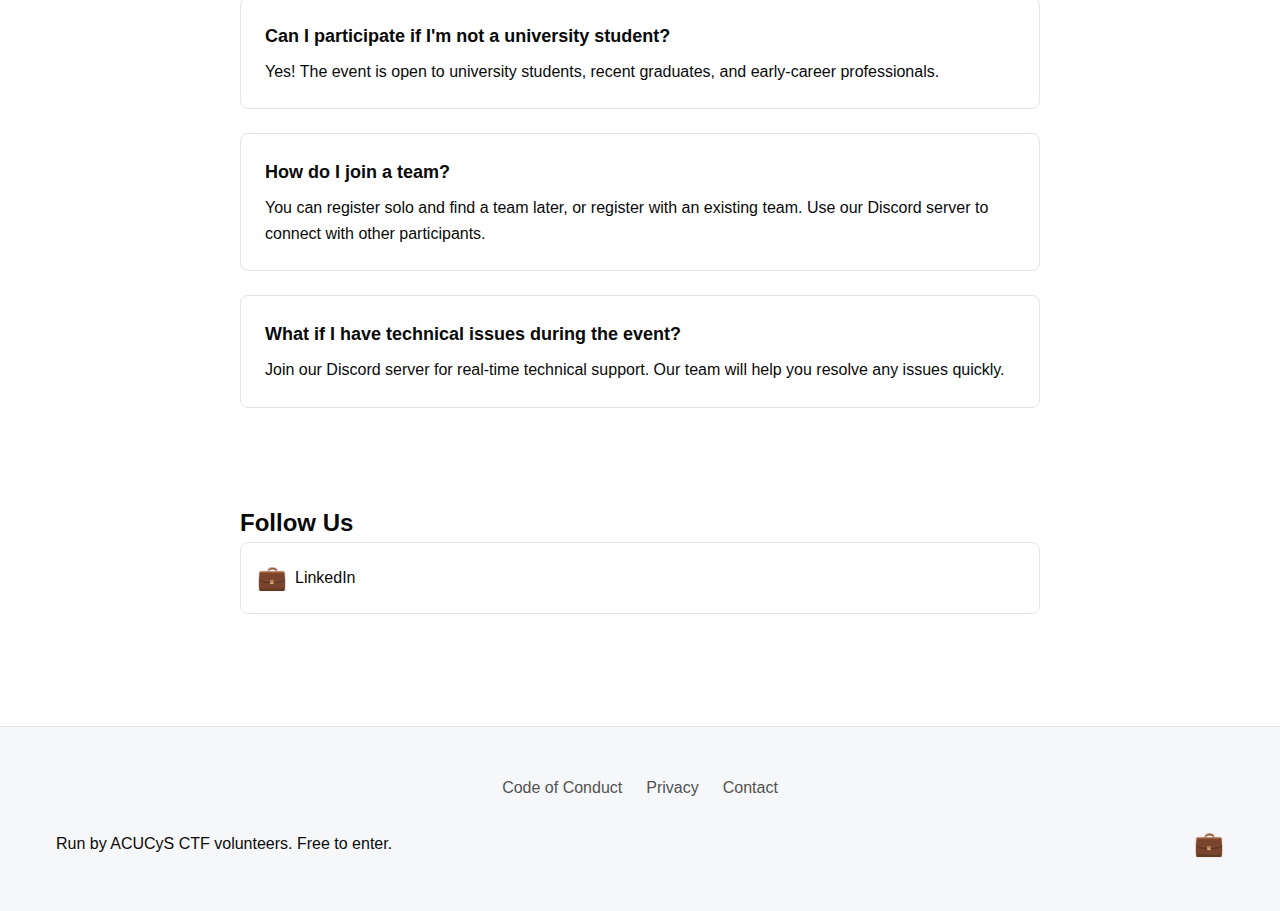
<file: contact.html>
<!doctype html>
<html lang="en-AU">
	<head>
		<meta charset="UTF-8" />
		<meta name="viewport" content="width=device-width, initial-scale=1.0" />
		<title>Contact • ACUCyS Christmas CTF 2025</title>
		<meta
			name="description"
			content="Get in touch with the ACUCyS Christmas CTF 2025 team. Find contact information, Discord server, and support resources." />

		<!-- Open Graph -->
		<meta property="og:title" content="Contact • ACUCyS Christmas CTF 2025" />
		<meta
			property="og:description"
			content="Get in touch with the ACUCyS Christmas CTF 2025 team. Find contact information, Discord server, and support resources." />
		<meta property="og:image" content="assets/og-image.jpg" />
		<meta property="og:url" content="https://acucysctf.org/contact.html" />
		<meta property="og:type" content="article" />

		<!-- Favicon -->
		<link rel="icon" type="image/x-icon" href="assets/favicon.ico" />
		<link rel="apple-touch-icon" sizes="180x180" href="assets/apple-touch-icon.png" />
		<link rel="icon" type="image/png" sizes="32x32" href="assets/favicon-32x32.png" />
		<link rel="icon" type="image/png" sizes="16x16" href="assets/favicon-16x16.png" />

		<!-- Styles -->
		<link rel="stylesheet" href="assets/css/styles.css" />
	</head>
	<body>
		<!-- Skip to content link -->
		<a href="#main-content" class="skip-link">Skip to main content</a>

		<!-- Announcement Bar -->
		<div class="announcement-bar" role="region" aria-label="Announcement">
			<div class="container">
				<div class="announcement-content">
					<span class="announcement-text">Next event: Jingle Shells 2025</span>
					<a href="/jingleshells.html" class="btn btn-secondary btn-small" data-keep-params="true"
						>View event</a
					>
					<button class="announcement-dismiss" aria-label="Dismiss announcement" title="Dismiss">×</button>
				</div>
			</div>
		</div>

		<!-- Header -->
		<header class="header" id="header">
			<div class="container">
				<div class="header-content">
					<div class="logo">
						<img src="assets/logo.png" alt="ACUCyS CTF" width="40" height="40" />
						<span class="logo-text">ACUCyS CTF</span>
					</div>
					
					<nav class="nav" aria-label="Main navigation">
						<ul class="nav-list">
							<li><a href="/#about" class="nav-link">About</a></li>
							<li class="nav-item-has-menu">
								<a href="/jingleshells.html" class="nav-link" data-keep-params="true">Events</a>
								<div class="nav-menu" role="menu">
									<a
										href="/jingleshells"
										role="menuitem"
										class="nav-menu-item"
										data-keep-params="true"
										>Jingle Shells 2025</a
									>
									<a href="/#past-events" role="menuitem" class="nav-menu-item">Past events</a>
								</div>
							</li>
							<li><a href="/#sponsors" class="nav-link">Sponsors</a></li>
							<li><a href="/#clubs" class="nav-link">Clubs</a></li>
							<li><a href="/#faq" class="nav-link">FAQ</a></li>
							<li><a href="/contact.html" class="nav-link">Contact</a></li>
						</ul>
					</nav>

					<a href="/#register" class="btn btn-primary" id="register-btn" data-keep-params="true"
						>Register free</a
					>
				</div>
			</div>
		</header>

		<!-- Main Content -->
		<div style="top: 100px;"></div>
		<main id="main-content">
			<!-- Hero Section -->
			<section class="page-hero">
				<div class="container">
					<div class="page-hero-content">
						<h1 class="page-title">Contact Us</h1>
						<p class="page-subtitle">Get in touch with the ACUCyS Christmas CTF team</p>
						<div class="page-meta">
							<span class="meta-item">💬 Quick Response</span>
							<span class="meta-item">🆘 Support Available</span>
							<span class="meta-item">🤝 Community First</span>
						</div>
					</div>
				</div>
			</section>

			<!-- Content Section -->
			<section class="page-content">
				<div class="container">
					<div class="content-wrapper">
						<div class="contact-grid">
							<!-- Primary Contact Methods -->
							<div class="contact-section">
								<h2>Primary Contact</h2>
								<div class="contact-methods">
									<div class="contact-card primary">
										<div class="contact-icon">💬</div>
										<h3>Discord Server</h3>
										<p>
											Join our community Discord for real-time support, questions, and
											collaboration.
										</p>
										<a href="https://discord.gg/ARm44rNXEb" class="btn btn-primary" target="_blank"
											>Join Discord</a
										>
										<p class="contact-note">
											Best for: Quick questions, real-time help, community chat
										</p>
									</div>

									<div class="contact-card">
										<div class="contact-icon">📧</div>
										<h3>Email Support</h3>
										<p>Send us an email for detailed inquiries or formal communications.</p>
										<a href="mailto:contact@acucys.org" class="btn btn-secondary"
											>contact@acucys.org</a
										>
										<p class="contact-note">
											Best for: Formal inquiries, detailed questions, documentation
										</p>
									</div>
								</div>
							</div>

							<!-- Response Times -->
							<div class="contact-section">
								<h2>Response Times</h2>
								<div class="response-times">
									<div class="time-card">
										<h3>💬 Discord</h3>
										<p><strong>Real-time</strong> during event hours</p>
										<p>Usually within minutes</p>
									</div>

									<div class="time-card">
										<h3>📧 Email</h3>
										<p><strong>24-48 hours</strong> for general inquiries</p>
										<p><strong>12 hours</strong> for urgent matters</p>
									</div>
								</div>
							</div>

							<!-- FAQ Section -->
							<div class="contact-section">
								<h2>Frequently Asked Questions</h2>
								<div class="faq-list">
									<div class="faq-item">
										<h3>How do I register for the CTF?</h3>
										<p>
											Visit our <a href="/#register">registration page</a> and fill out the form.
											It's completely free!
										</p>
									</div>

									<div class="faq-item">
										<h3>I'm new to CTFs. Where do I start?</h3>
										<p>
											Check out our <a href="/beginner-guide.html">beginner guide</a> and
											<a href="/what-is-a-ctf.html">what is a CTF</a> pages for comprehensive
											resources.
										</p>
									</div>

									<div class="faq-item">
										<h3>Can I participate if I'm not a university student?</h3>
										<p>
											Yes! The event is open to university students, recent graduates, and
											early-career professionals.
										</p>
									</div>

									<div class="faq-item">
										<h3>How do I join a team?</h3>
										<p>
											You can register solo and find a team later, or register with an existing
											team. Use our Discord server to connect with other participants.
										</p>
									</div>

									<div class="faq-item">
										<h3>What if I have technical issues during the event?</h3>
										<p>
											Join our Discord server for real-time technical support. Our team will help
											you resolve any issues quickly.
										</p>
									</div>
								</div>
							</div>

							<!-- Social Media -->
							<div class="contact-section">
								<h2>Follow Us</h2>
								<a
									href="https://linkedin.com/company/acucys"
									class="social-link"
									target="_blank"
									aria-label="LinkedIn">
									<span class="social-icon">💼</span>
									<span>LinkedIn</span>
								</a>
							</div>
						</div>
					</div>
				</div>
			</section>
		</main>

		<!-- Footer -->
		<footer class="footer">
			<div class="container">
				<div class="footer-content">
					<div class="footer-links">
						<a href="/code-of-conduct.html">Code of Conduct</a>
						<a href="/privacy.html">Privacy</a>
						<a href="/contact.html">Contact</a>
					</div>
					<div class="footer-bottom">
						<p>Run by ACUCyS CTF volunteers. Free to enter.</p>
						<div class="social-links">
							<a href="https://linkedin.com/company/acucys" aria-label="LinkedIn">💼</a>
						</div>
					</div>
				</div>
			</div>
		</footer>

		<!-- Scripts -->
		<script>
			(function () {
				const keep = ["utm_source", "utm_medium", "utm_campaign", "utm_content", "ref"];
				const url = new URL(window.location.href);
				const params = new URLSearchParams();
				keep.forEach((k) => {
					const v = url.searchParams.get(k) || localStorage.getItem("qs_" + k);
					if (v) {
						params.set(k, v);
						localStorage.setItem("qs_" + k, v);
					}
				});
				document.querySelectorAll('a[data-keep-params="true"]').forEach((a) => {
					const href = new URL(a.href, window.location.origin);
					params.forEach((v, k) => {
						if (!href.searchParams.has(k)) href.searchParams.set(k, v);
					});
					a.href = href.toString();
				});
				const bar = document.querySelector(".announcement-bar");
				const header = document.getElementById("header");
				const btn = document.querySelector(".announcement-dismiss");
				function setHeaderOffset() {
					if (bar && header) {
						document.documentElement.style.setProperty("--announcement-offset", bar.offsetHeight + "px");
					}
				}
				setHeaderOffset();
				window.addEventListener("resize", setHeaderOffset);
				if (btn && bar) {
					btn.addEventListener("click", () => {
						bar.style.display = "none";
						document.documentElement.style.setProperty("--announcement-offset", "0px");
					});
				}
			})();
		</script>
		<script src="assets/js/theme.js"></script>
		<script src="assets/js/main.js"></script>
	</body>
</html>
</file>
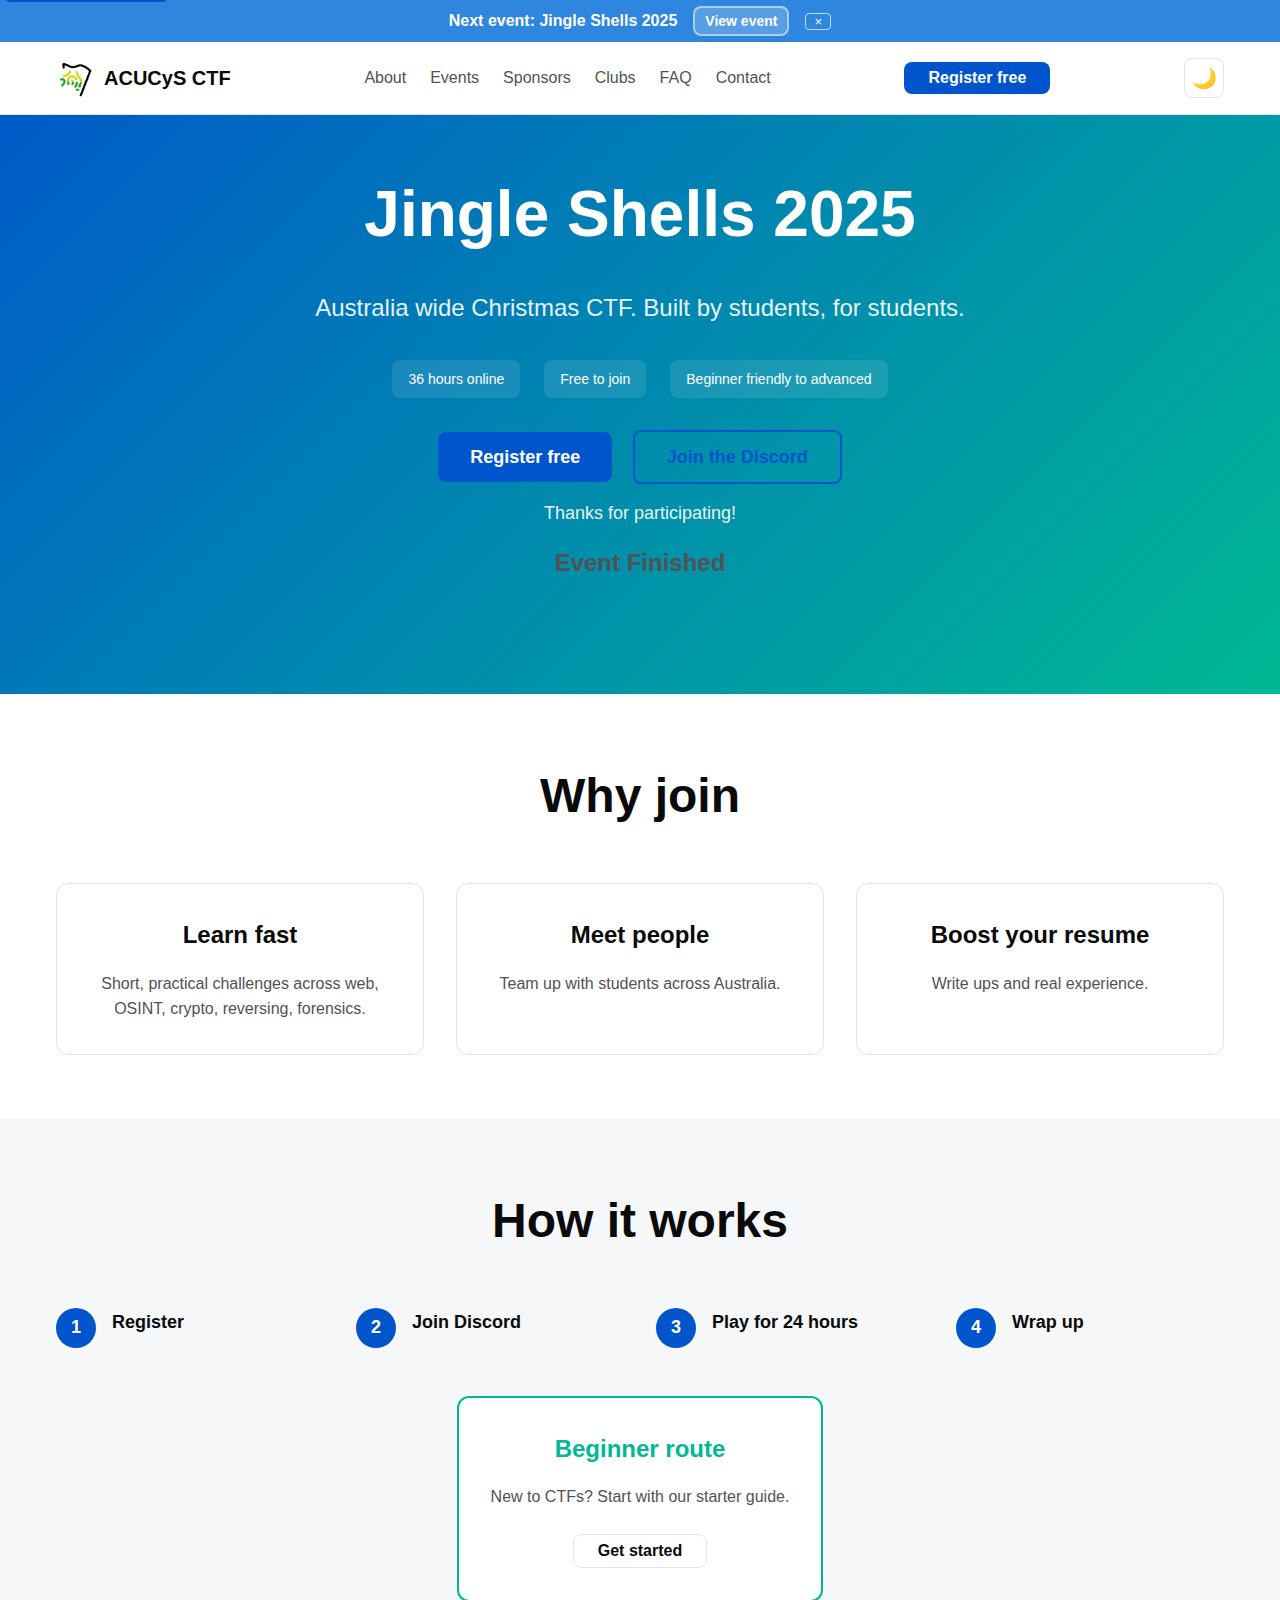
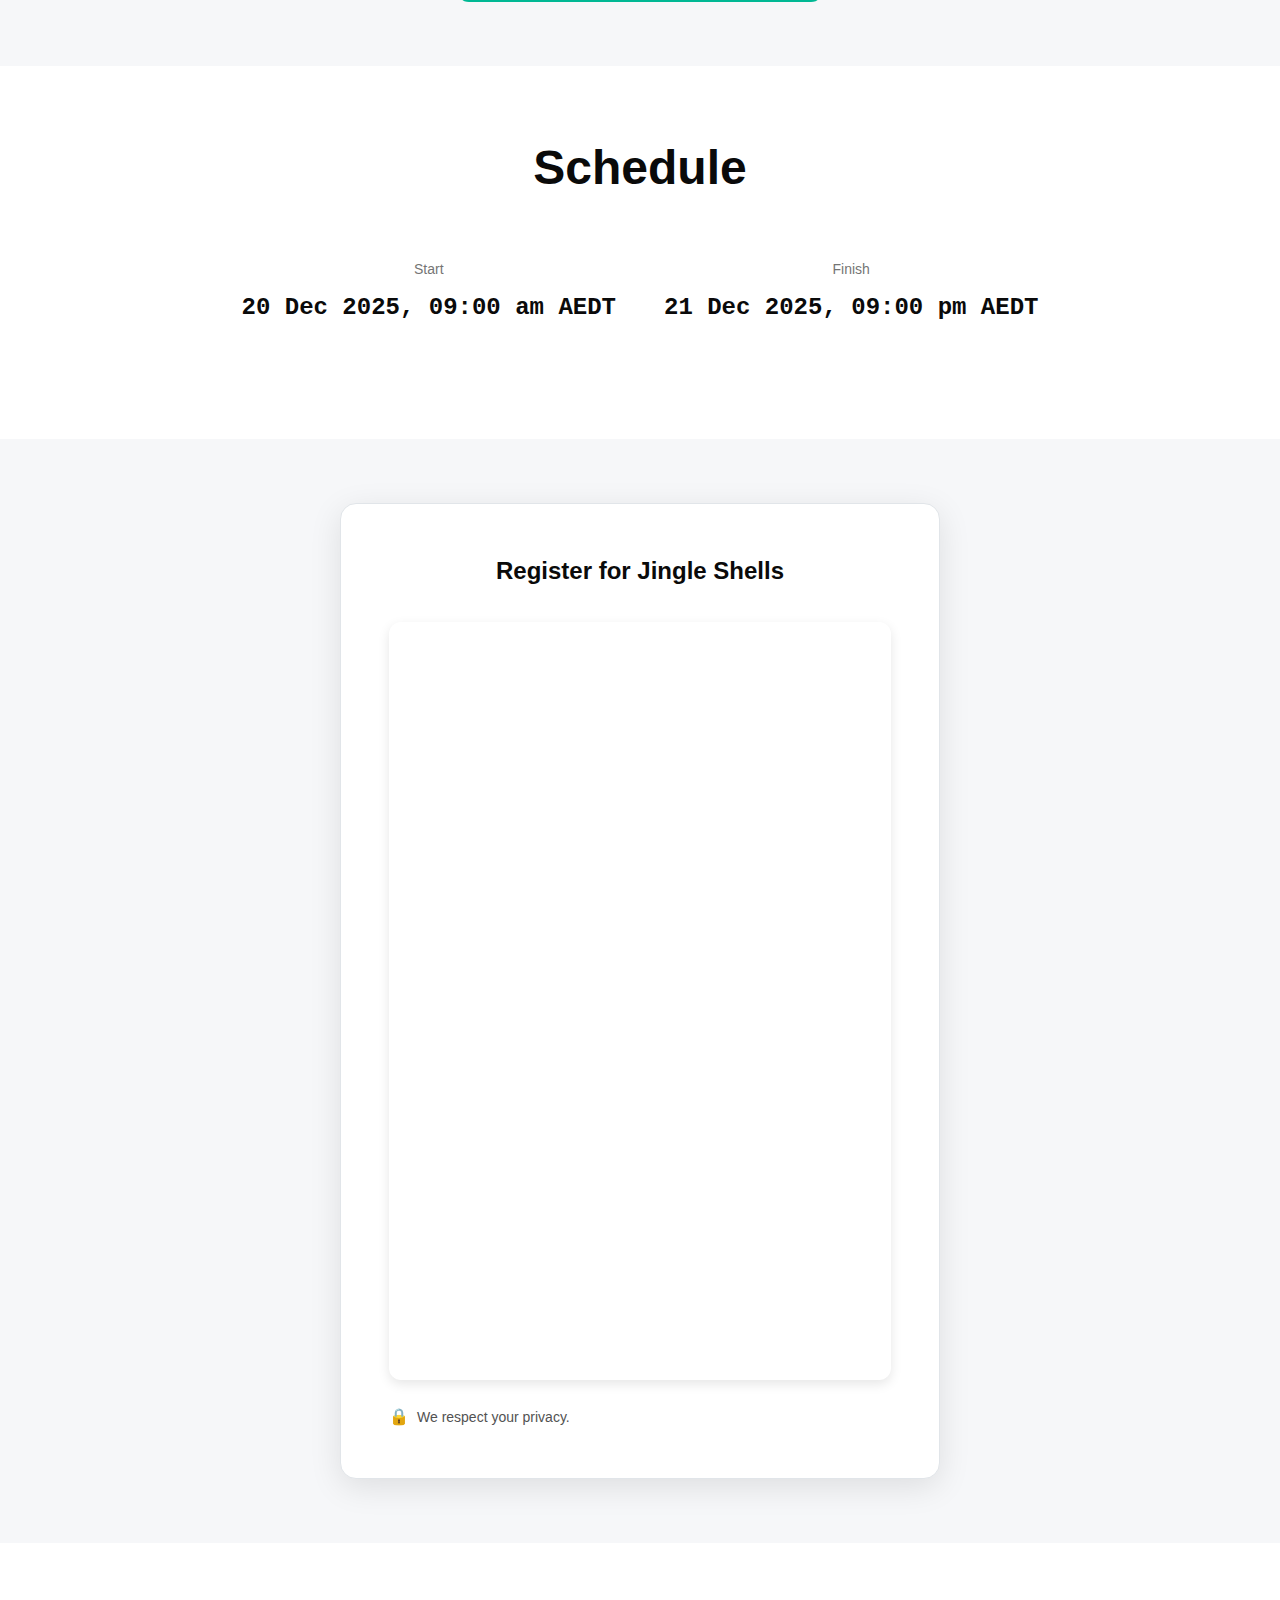
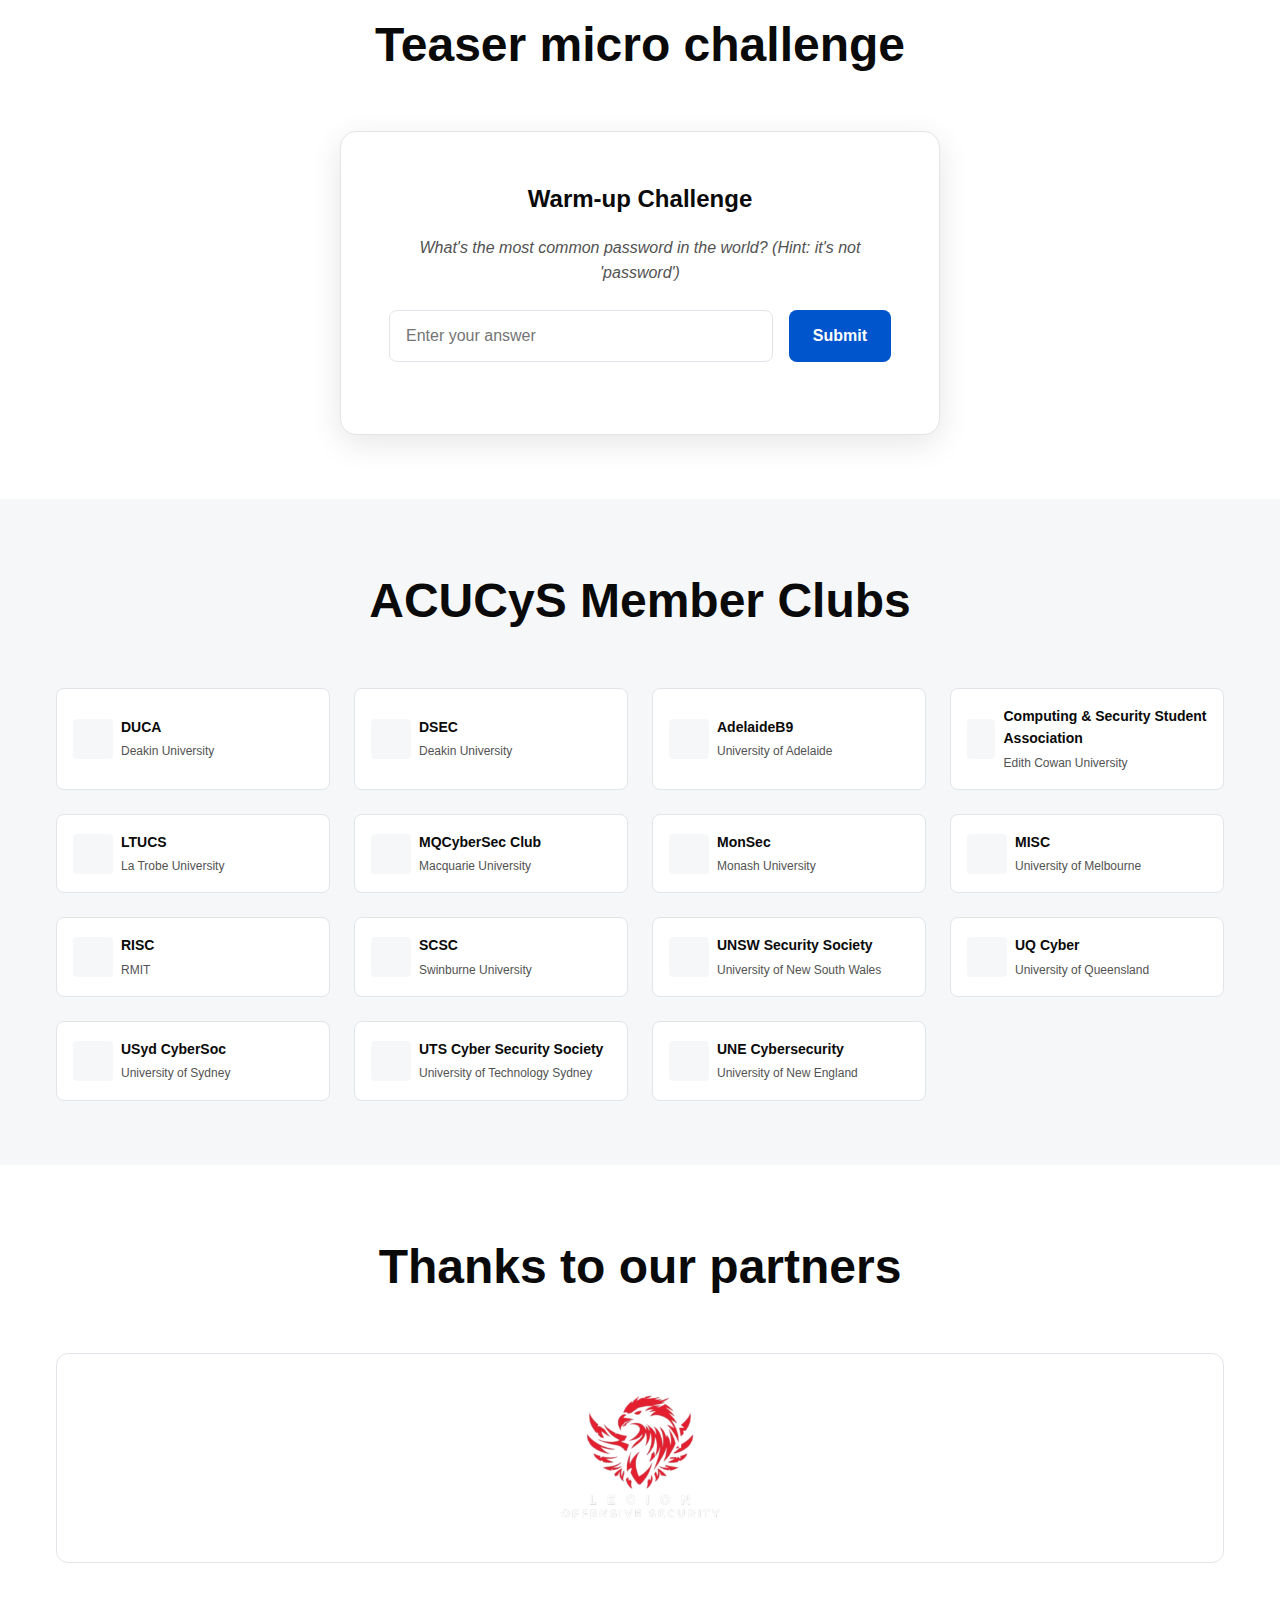
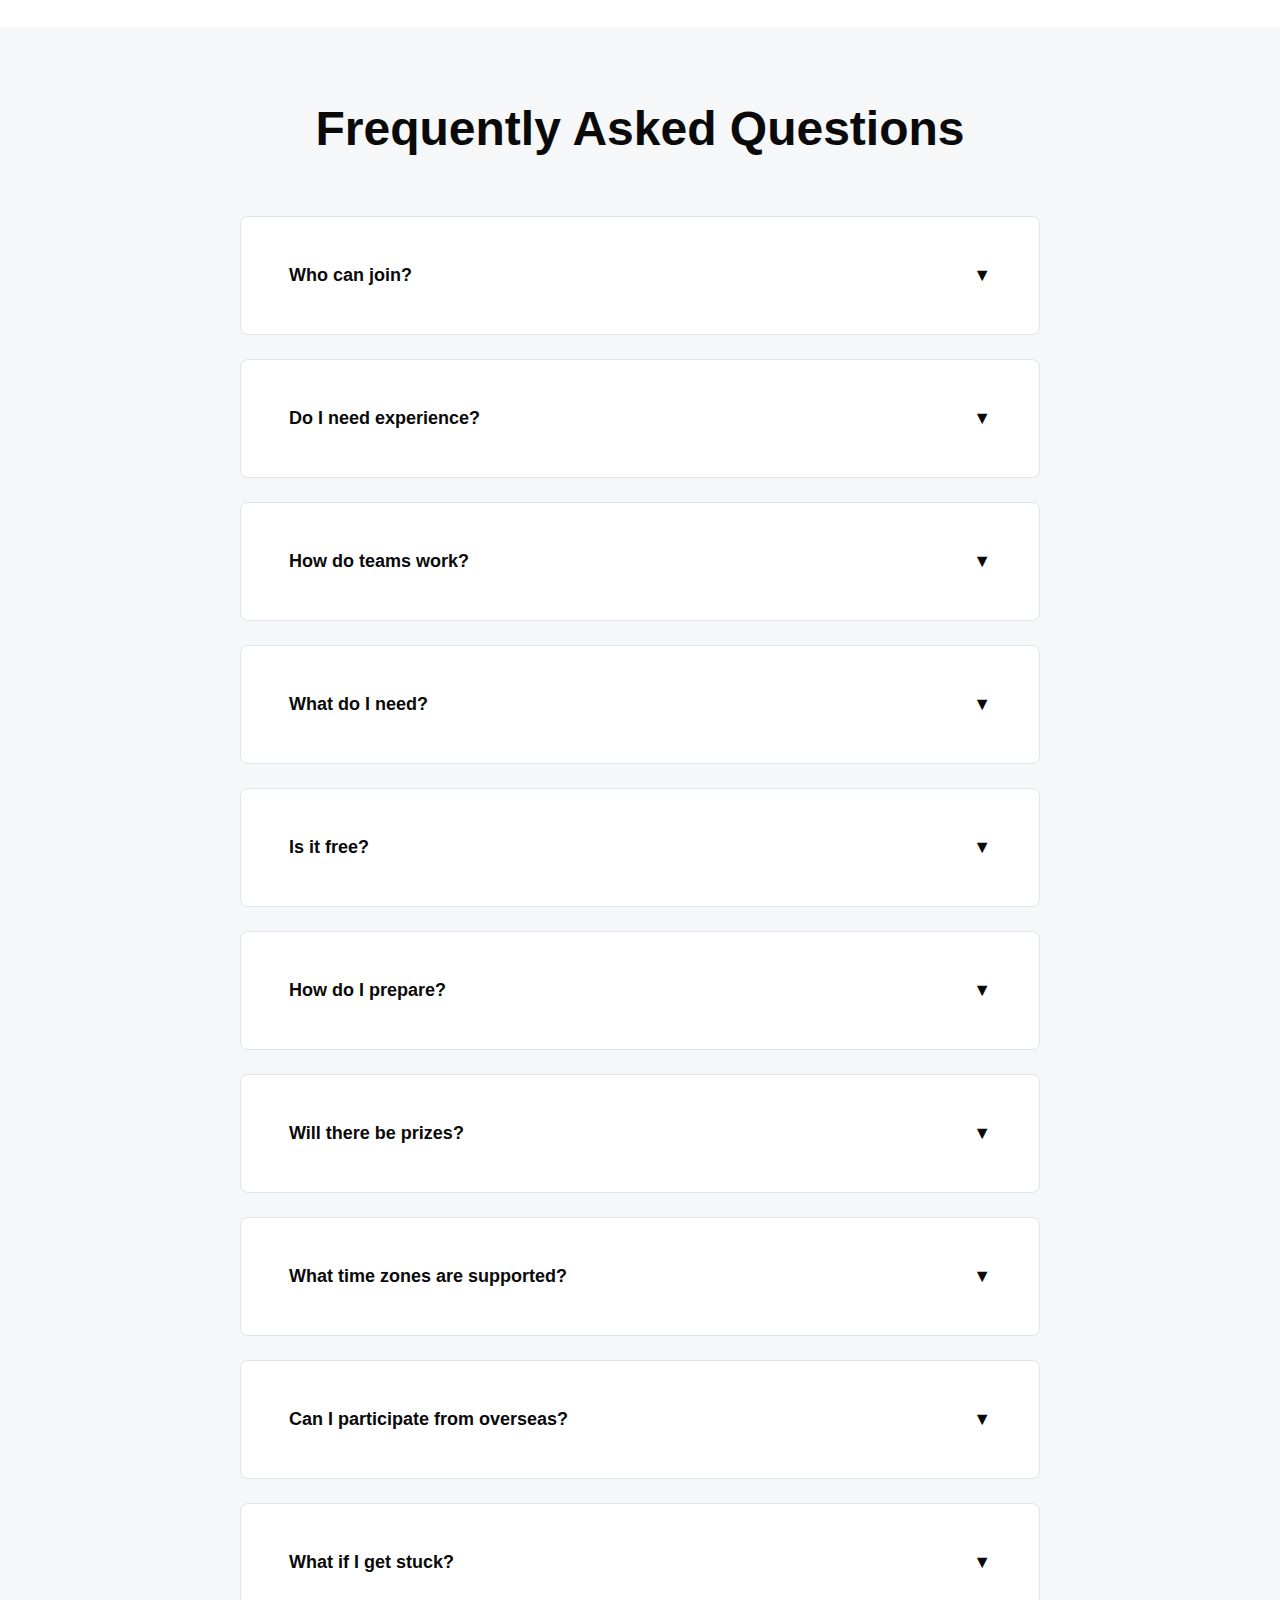
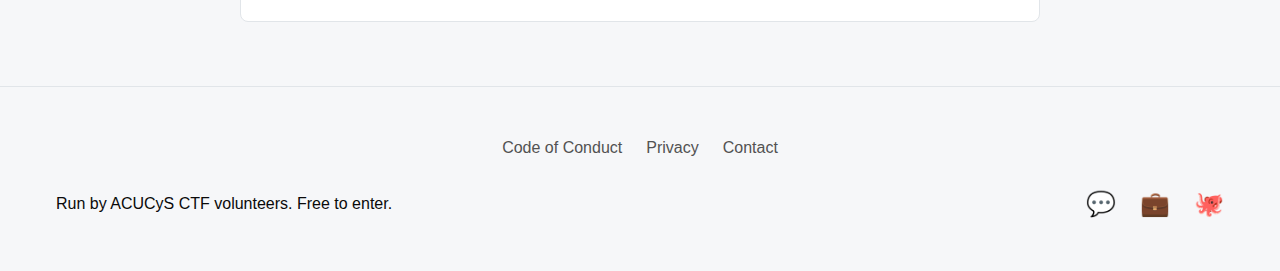
<file: jingleshells.html>
<!doctype html>
<html lang="en-AU">
	<head>
		<meta charset="UTF-8" />
		<meta name="viewport" content="width=device-width, initial-scale=1.0" />
		<title>Jingle Shells 2025 • ACUCyS CTF</title>
		<meta
			name="description"
			content="Australia wide Christmas CTF. Built by students, for students. 24 hours online. Free to join. Beginner friendly to advanced." />
		<meta property="og:title" content="Jingle Shells 2025 • ACUCyS CTF" />
		<meta property="og:description" content="Australia wide Christmas CTF. Built by students, for students." />
		<meta property="og:image" content="assets/og-image.jpg" />
		<meta property="og:url" content="https://www.acucysctf.org/jingleshells" />
		<meta property="og:type" content="website" />
		<link rel="icon" type="image/x-icon" href="assets/favicon.png" />
		<link rel="apple-touch-icon" sizes="180x180" href="assets/apple-touch-icon.png" />
		<link rel="icon" type="image/png" sizes="32x32" href="assets/favicon-32x32.png" />
		<link rel="icon" type="image/png" sizes="16x16" href="assets/favicon-16x16.png" />
		<link rel="stylesheet" href="assets/css/styles.css" />
		<script type="application/ld+json">
			{
				"@context": "https://schema.org",
				"@type": "Event",
				"name": "Jingle Shells 2025",
				"description": "Australia wide Christmas CTF. Built by students, for students.",
				"startDate": "2025-12-XXT12:00:00+11:00",
				"endDate": "2025-12-XXT12:00:00+11:00",
				"eventAttendanceMode": "https://schema.org/OnlineEventAttendanceMode",
				"location": { "@type": "VirtualLocation", "url": "https://discord.gg/ARm44rNXEb" },
				"organizer": { "@type": "Organization", "name": "ACUCyS CTF", "url": "https://www.acucysctf.org" }
			}
		</script>
		<style>
			.page-hero .btn + .btn {
				margin-left: var(--space-md);
			}
		</style>
		<script>
			(function () {
				const keep = ["utm_source", "utm_medium", "utm_campaign", "utm_content", "ref"];
				const url = new URL(window.location.href);
				const params = new URLSearchParams();
				keep.forEach((k) => {
					const v = url.searchParams.get(k) || localStorage.getItem("qs_" + k);
					if (v) {
						params.set(k, v);
						localStorage.setItem("qs_" + k, v);
					}
				});
				window.addEventListener("DOMContentLoaded", function () {
					document.querySelectorAll('a[data-keep-params="true"]').forEach((a) => {
						const href = new URL(a.href, window.location.origin);
						params.forEach((v, k) => {
							if (!href.searchParams.has(k)) href.searchParams.set(k, v);
						});
						a.href = href.toString();
					});
					const bar = document.querySelector(".announcement-bar");
					const header = document.getElementById("header");
					const hero = document.querySelector(".page-hero");
					function setHeaderOffset() {
						if (bar && header) {
							document.documentElement.style.setProperty(
								"--announcement-offset",
								bar.offsetHeight + "px",
							);
						}
					}
					function setHeroOffset() {
						if (hero && header) {
							const total = (bar ? bar.offsetHeight : 0) + header.offsetHeight;
							hero.style.paddingTop = `calc(${total}px + var(--space-2xl))`;
						}
					}
					setHeaderOffset();
					setHeroOffset();
					window.addEventListener("resize", setHeaderOffset);
					window.addEventListener("resize", setHeroOffset);
				});
			})();
		</script>
	</head>
	<body>
		<a href="#main-content" class="skip-link">Skip to main content</a>

		<div class="announcement-bar" role="region" aria-label="Announcement">
			<div class="container">
				<div class="announcement-content">
					<span class="announcement-text">Next event: Jingle Shells 2025</span>
					<a href="/jingleshells.html" class="btn btn-secondary btn-small" data-keep-params="true"
						>View event</a
					>
					<button class="announcement-dismiss" aria-label="Dismiss announcement" title="Dismiss">×</button>
				</div>
			</div>
		</div>

		<header class="header" id="header">
			<div class="container">
				<div class="header-content">
					<div class="logo">
						<img src="assets/logo.png" alt="ACUCyS CTF" width="40" height="40" />
						<span class="logo-text">ACUCyS CTF</span>
					</div>
					<nav class="nav" aria-label="Main navigation">
						<ul class="nav-list">
							<li><a href="/index.html#about" class="nav-link">About</a></li>
							<li class="nav-item-has-menu">
								<a href="/jingleshells.html" class="nav-link" data-keep-params="true">Events</a>
								<div class="nav-menu" role="menu">
									<a
										href="/jingleshells.html"
										role="menuitem"
										class="nav-menu-item"
										data-keep-params="true"
										>Jingle Shells 2025</a
									>
									<a href="/#past-events" role="menuitem" class="nav-menu-item">Past events</a>
								</div>
							</li>
							<li><a href="/index.html#sponsors" class="nav-link">Sponsors</a></li>
							<li><a href="/index.html#clubs" class="nav-link">Clubs</a></li>
							<li><a href="/index.html#faq" class="nav-link">FAQ</a></li>
							<li><a href="/contact.html" class="nav-link">Contact</a></li>
						</ul>
					</nav>
					<a href="#register" class="btn btn-primary" id="register-btn" data-keep-params="true"
						>Register free</a
					>
				</div>
			</div>
		</header>
		<div style="top: 100px;"></div>
		<main id="main-content">
			<!-- 1) Hero -->
			<section class="page-hero">
				<div class="container">
					<div class="page-hero-content">
						<h1 class="page-title">Jingle Shells 2025</h1>
						<p class="page-subtitle">Australia wide Christmas CTF. Built by students, for students.</p>
						<div class="page-meta">
							<span class="meta-item">36 hours online</span>
							<span class="meta-item">Free to join</span>
							<span class="meta-item">Beginner friendly to advanced</span>
						</div>
						<div style="margin-top: var(--space-xl)">
							<a href="#register" class="btn btn-primary btn-large" data-keep-params="true"
								>Register free</a
							>
							<a
								href="https://discord.gg/ARm44rNXEb"
								class="btn btn-secondary btn-large"
								>Join the Discord</a
							>
							<a
								href="https://jingleshells.acucysctf.org"
								class="btn btn-outline btn-large"
								id="ctfd-link"
								data-keep-params="true"
								style="display: none"
								>Open CTFd</a
							>
						</div>
						<div class="countdown" id="countdown">
							<div class="countdown-label" style="padding-top: 15px">Event starts in:</div>
							<div class="countdown-timer" id="countdown-timer">
								<span class="time-unit"
									><span class="time-value" id="days">00</span
									><span class="time-label">days</span></span
								>
								<span class="time-unit"
									><span class="time-value" id="hours">00</span
									><span class="time-label">hours</span></span
								>
								<span class="time-unit"
									><span class="time-value" id="minutes">00</span
									><span class="time-label">minutes</span></span
								>
								<span class="time-unit"
									><span class="time-value" id="seconds">00</span
									><span class="time-label">seconds</span></span
								>
							</div>
						</div>
					</div>
				</div>
			</section>

			<!-- 2) Why join -->
			<section class="why-section">
				<div class="container">
					<h2 class="section-title">Why join</h2>
					<div class="cards-grid">
						<div class="card">
							<h3 class="card-title">Learn fast</h3>
							<p class="card-text">
								Short, practical challenges across web, OSINT, crypto, reversing, forensics.
							</p>
						</div>
						<div class="card">
							<h3 class="card-title">Meet people</h3>
							<p class="card-text">Team up with students across Australia.</p>
						</div>
						<div class="card">
							<h3 class="card-title">Boost your resume</h3>
							<p class="card-text">Write ups and real experience.</p>
						</div>
					</div>
				</div>
			</section>

			<!-- 3) How it works -->
			<section class="how-section">
				<div class="container">
					<h2 class="section-title">How it works</h2>
					<div class="timeline">
						<div class="timeline-step">
							<div class="step-number">1</div>
							<div class="step-content"><h3 class="step-title">Register</h3></div>
						</div>
						<div class="timeline-step">
							<div class="step-number">2</div>
							<div class="step-content"><h3 class="step-title">Join Discord</h3></div>
						</div>
						<div class="timeline-step">
							<div class="step-number">3</div>
							<div class="step-content"><h3 class="step-title">Play for 24 hours</h3></div>
						</div>
						<div class="timeline-step">
							<div class="step-number">4</div>
							<div class="step-content"><h3 class="step-title">Wrap up</h3></div>
						</div>
					</div>
					<div class="beginner-route">
						<div class="route-card">
							<h3 class="route-title">Beginner route</h3>
							<p class="route-text">New to CTFs? Start with our starter guide.</p>
							<a href="/beginner-guide.html" class="btn btn-outline">Get started</a>
						</div>
					</div>
				</div>
			</section>

			<!-- 4) Schedule -->
			<section class="schedule-section">
				<div class="container">
					<h2 class="section-title">Schedule</h2>
					<div class="schedule-content">
						<div class="schedule-times">
							<div class="time-block">
								<div class="time-label">Start</div>
								<div class="time-value" id="start-time">DD Mon 2025, 12:00 AEDT</div>
							</div>
							<div class="time-block">
								<div class="time-label">Finish</div>
								<div class="time-value" id="end-time">DD Mon 2025, 12:00 AEDT</div>
							</div>
						</div>
					</div>
				</div>
			</section>

			<!-- 5) Registration form -->
			<section class="registration-section" id="register">
				<div class="container">
					<div class="registration-card">
						<h2 class="card-title">Register for Jingle Shells</h2>
						<div class="tally-form-container">
							<iframe
								src="https://tally.so/embed/mK7pGA?alignLeft=1&hideTitle=1&transparentBackground=1&dynamicHeight=1&disablePrivacy=1&noConsent=1&originPage=%2Fjingleshells"
								width="100%"
								height="750"
								frameborder="0"
								marginheight="0"
								marginwidth="0"
								title="Jingle Shells 2025 Registration"
								onload="this.style.opacity = 1"
								onerror="
									this.style.display = 'none';
									this.nextElementSibling.style.display = 'block';
								"></iframe>
							<div
								class="form-fallback"
								style="display: none; text-align: center; padding: var(--space-xl)">
								<h3>Registration Form</h3>
								<p>
									Having trouble loading the form?
									<a href="https://tally.so/r/mK7pGA" target="_blank" class="btn btn-primary"
										>Open in new tab</a
									>
								</p>
							</div>
						</div>
						<div class="privacy-note"><span class="lock-icon">🔒</span> We respect your privacy.</div>
					</div>
				</div>
			</section>

			<!-- 6) Teaser micro challenge -->
			<section class="teaser-section" id="teaser">
				<div class="container">
					<h2 class="section-title">Teaser micro challenge</h2>
					<div class="teaser-card">
						<div class="teaser-content">
							<h3 class="teaser-title">Warm-up Challenge</h3>
							<p class="teaser-hint">
								What's the most common password in the world? (Hint: it's not 'password')
							</p>
							<div class="teaser-input-group">
								<input
									type="text"
									id="teaser-answer"
									placeholder="Enter your answer"
									class="teaser-input" />
								<button class="btn btn-primary" id="teaser-submit">Submit</button>
							</div>
							<div class="teaser-result" id="teaser-result" role="status" aria-live="polite"></div>
						</div>
					</div>
				</div>
			</section>

			<!-- 7) Clubs and sponsors -->
			<section class="clubs-section" id="clubs">
				<div class="container">
					<h2 class="section-title">ACUCyS Member Clubs</h2>
					<div class="clubs-grid" id="clubs-full"></div>
				</div>
			</section>

			<section class="sponsors-section" id="sponsors">
				<div class="container">
					<h2 class="section-title">Thanks to our partners</h2>
					<div class="sponsors-grid" id="sponsors-grid"></div>
				</div>
			</section>

			<!-- 8) FAQ -->
			<section class="faq-section" id="faq">
				<div class="container">
					<h2 class="section-title">Frequently Asked Questions</h2>
					<div class="faq-list" id="faq-list"></div>
				</div>
			</section>
		</main>

		<footer class="footer">
			<div class="container">
				<div class="footer-content">
					<div class="footer-links">
						<a href="/code-of-conduct.html">Code of Conduct</a>
						<a href="/privacy.html">Privacy</a>
						<a href="/contact.html">Contact</a>
					</div>
					<div class="footer-bottom">
						<p>Run by ACUCyS CTF volunteers. Free to enter.</p>
						<div class="social-links">
							<a href="https://discord.gg/ARm44rNXEb" aria-label="Discord">💬</a>
							<a href="https://www.linkedin.com/company/acucys-ctf" aria-label="LinkedIn">💼</a>
							<a href="https://github.com/orgs/ACUCyS-CTF" aria-label="GitHub">🐙</a>
						</div>
					</div>
				</div>
			</div>
		</footer>

		<script>
			(function () {
				const bar = document.querySelector(".announcement-bar");
				const btn = document.querySelector(".announcement-dismiss");
				const header = document.getElementById("header");
				const hero = document.querySelector(".page-hero");
				if (btn && bar) {
					btn.addEventListener("click", () => {
						bar.style.display = "none";
						document.documentElement.style.setProperty("--announcement-offset", "0px");
						if (hero && header) {
							hero.style.paddingTop = `calc(${header.offsetHeight}px + var(--space-2xl))`;
						}
					});
				}
			})();
		</script>
		<script src="assets/js/countdown.js"></script>
		<script src="assets/js/theme.js"></script>
		<script src="assets/js/teaser.js"></script>
		<script src="assets/js/main.js"></script>
		<script>
			// Keep params on form embed and Discord link; toggle CTFd link during live window
			(function () {
				const params = new URLSearchParams(window.location.search);
				const discordFromContent =
					(window.ctfApp &&
						window.ctfApp.content &&
						(window.ctfApp.content.discordUrl ||
							(window.ctfApp.content.event && window.ctfApp.content.event.discordUrl))) ||
					"https://discord.gg/...";
				const discord = document.getElementById("discord-link");
				if (discord) {
					const href = new URL(discordFromContent, window.location.origin);
					params.forEach((v, k) => {
						if (!href.searchParams.has(k)) href.searchParams.set(k, v);
					});
					discord.href = href.toString();
				}
				const iframe = document.querySelector(".tally-form-container iframe");
				if (iframe) {
					const src = new URL(iframe.getAttribute("src"), window.location.origin);
					params.forEach((v, k) => {
						if (!src.searchParams.has(k)) src.searchParams.set(k, v);
					});
					if (!src.searchParams.has("originPage")) src.searchParams.set("originPage", "/jingleshells");
					iframe.setAttribute("src", src.toString());
				}
				function updateLive() {
					if (window.ctfApp && window.ctfApp.countdownTimer) {
						const state = window.ctfApp.countdownTimer.getEventState();
						const ctfd = document.getElementById("ctfd-link");
						if (state.isLive && ctfd) {
							ctfd.style.display = "inline-flex";
						}
					}
				}
				setInterval(updateLive, 1000);
				updateLive();
			})();
		</script>
	</body>
</html>
</file>
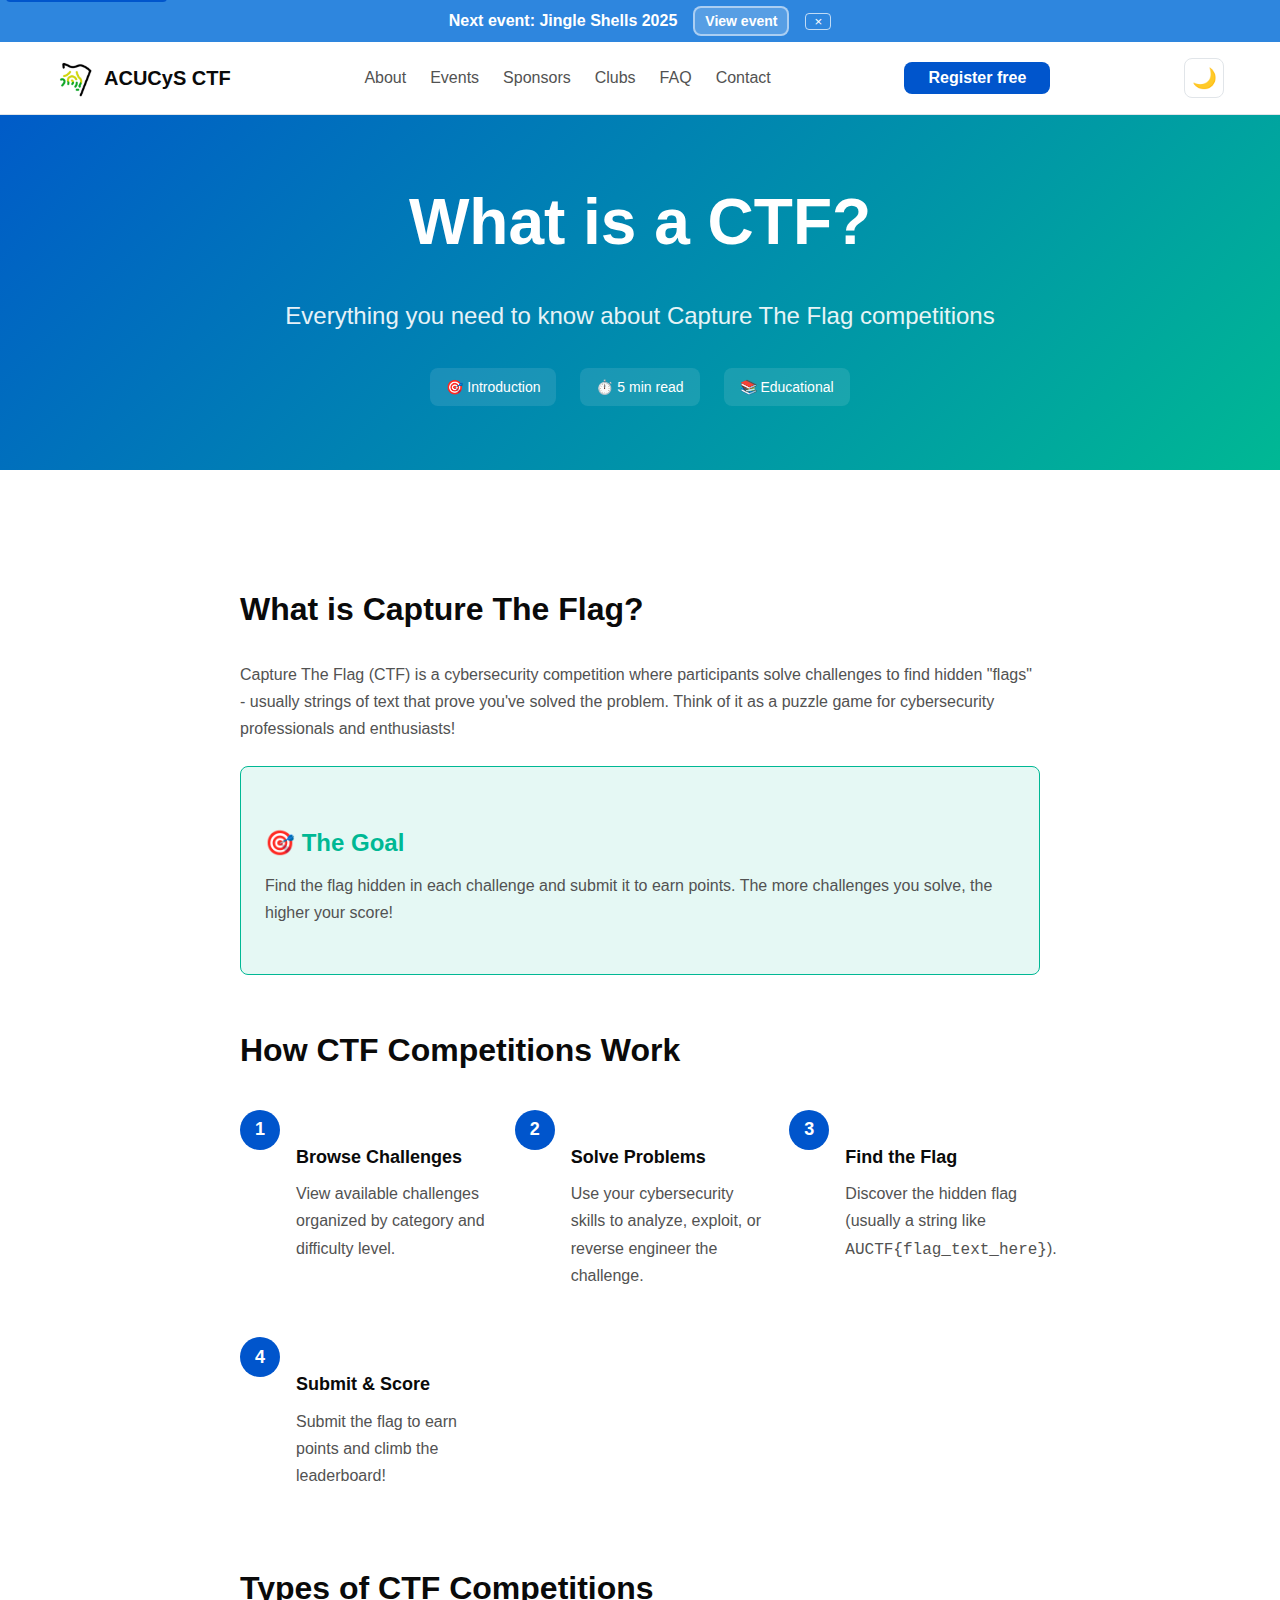
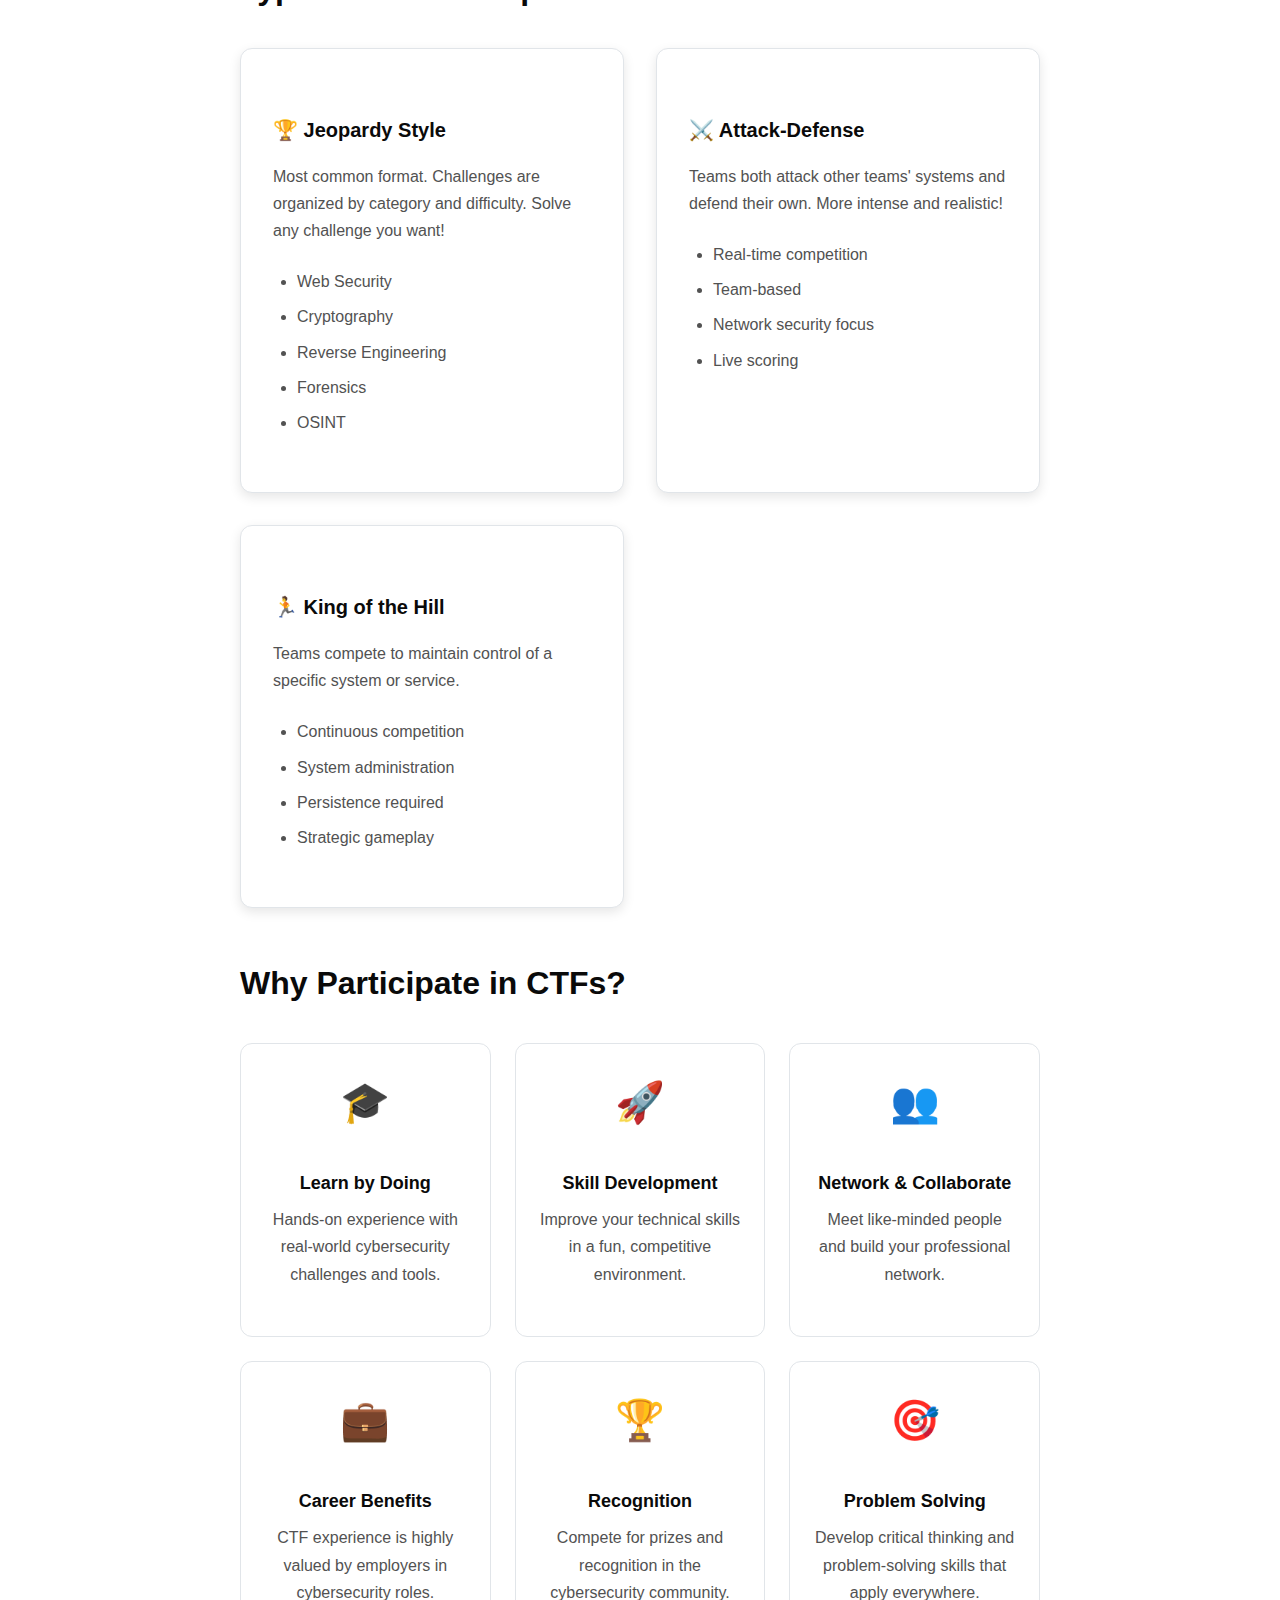
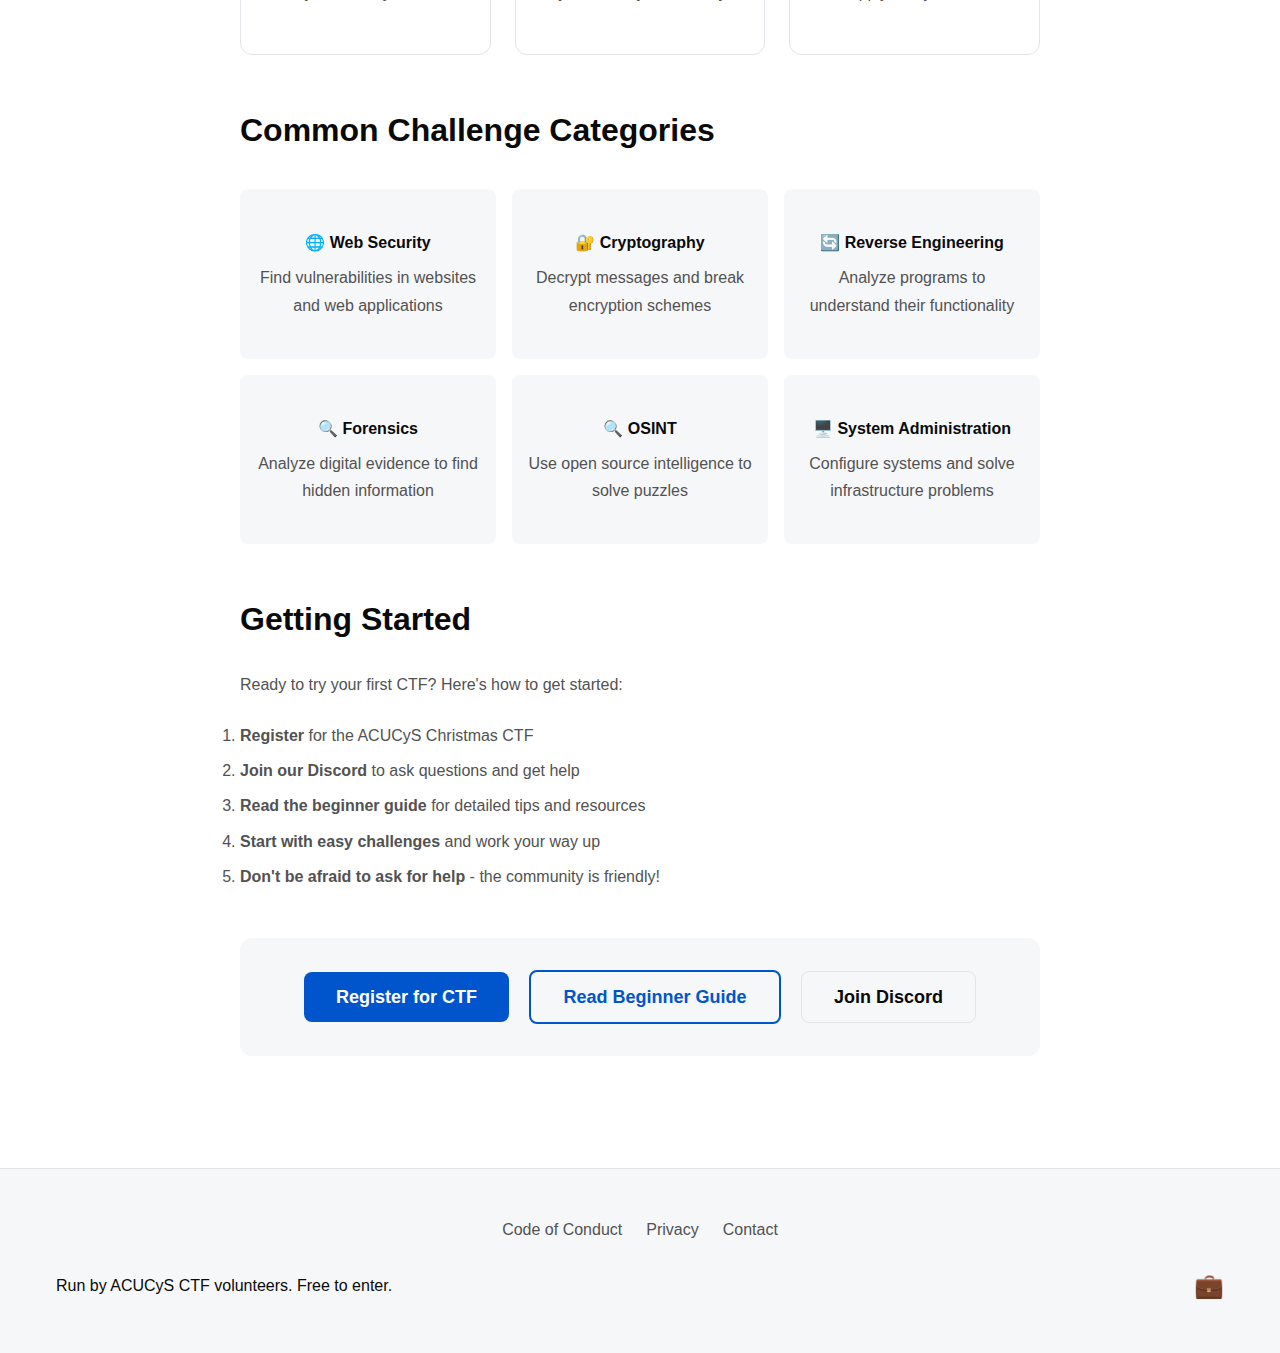
<file: what-is-a-ctf.html>
<!doctype html>
<html lang="en-AU">
	<head>
		<meta charset="UTF-8" />
		<meta name="viewport" content="width=device-width, initial-scale=1.0" />
		<title>What is a CTF? • ACUCyS Christmas CTF 2025</title>
		<meta
			name="description"
			content="Learn what Capture The Flag (CTF) competitions are, how they work, and why they're great for learning cybersecurity skills." />

		<!-- Open Graph -->
		<meta property="og:title" content="What is a CTF? • ACUCyS Christmas CTF 2025" />
		<meta
			property="og:description"
			content="Learn what Capture The Flag (CTF) competitions are, how they work, and why they're great for learning cybersecurity skills." />
		<meta property="og:image" content="assets/og-image.jpg" />
		<meta property="og:url" content="https://acucysctf.org/what-is-a-ctf.html" />
		<meta property="og:type" content="article" />

		<!-- Favicon -->
		<link rel="icon" type="image/x-icon" href="assets/favicon.ico" />
		<link rel="apple-touch-icon" sizes="180x180" href="assets/apple-touch-icon.png" />
		<link rel="icon" type="image/png" sizes="32x32" href="assets/favicon-32x32.png" />
		<link rel="icon" type="image/png" sizes="16x16" href="assets/favicon-16x16.png" />

		<!-- Styles -->
		<link rel="stylesheet" href="assets/css/styles.css" />
	</head>
	<body>
		<!-- Skip to content link -->
		<a href="#main-content" class="skip-link">Skip to main content</a>

		<!-- Announcement Bar -->
		<div class="announcement-bar" role="region" aria-label="Announcement">
			<div class="container">
				<div class="announcement-content">
					<span class="announcement-text">Next event: Jingle Shells 2025</span>
					<a href="/jingleshells.html" class="btn btn-secondary btn-small" data-keep-params="true"
						>View event</a
					>
					<button class="announcement-dismiss" aria-label="Dismiss announcement" title="Dismiss">×</button>
				</div>
			</div>
		</div>

		<!-- Header -->
		<header class="header" id="header">
			<div class="container">
				<div class="header-content">
					<div class="logo">
						<a href="/index.html">
							<img src="assets/logo.png" alt="ACUCyS CTF" width="40" height="40" />
							<span class="logo-text">ACUCyS CTF</span>
						</a>
					</div>

					<nav class="nav" aria-label="Main navigation">
						<ul class="nav-list">
							<li><a href="/index.html#about" class="nav-link">About</a></li>
							<li class="nav-item-has-menu">
								<a href="/jingleshells.html" class="nav-link" data-keep-params="true">Events</a>
								<div class="nav-menu" role="menu">
									<a
										href="/jingleshells.html"
										role="menuitem"
										class="nav-menu-item"
										data-keep-params="true"
										>Jingle Shells 2025</a
									>
									<a href="/#past-events" role="menuitem" class="nav-menu-item">Past events</a>
								</div>
							</li>
							<li><a href="/index.html#sponsors" class="nav-link">Sponsors</a></li>
							<li><a href="/index.html#clubs" class="nav-link">Clubs</a></li>
							<li><a href="/index.html#faq" class="nav-link">FAQ</a></li>
							<li><a href="/contact.html" class="nav-link">Contact</a></li>
						</ul>
					</nav>

					<a href="/index.html#register" class="btn btn-primary" id="register-btn" data-keep-params="true"
						>Register free</a
					>
				</div>
			</div>
		</header>

		<!-- Main Content -->
		<main id="main-content">
			<!-- Hero Section -->
			<section class="page-hero">
				<div class="container">
					<div class="page-hero-content">
						<h1 class="page-title">What is a CTF?</h1>
						<p class="page-subtitle">Everything you need to know about Capture The Flag competitions</p>
						<div class="page-meta">
							<span class="meta-item">🎯 Introduction</span>
							<span class="meta-item">⏱️ 5 min read</span>
							<span class="meta-item">📚 Educational</span>
						</div>
					</div>
				</div>
			</section>

			<!-- Content Section -->
			<section class="page-content">
				<div class="container">
					<div class="content-wrapper">
						<article class="guide-content">
							<h2>What is Capture The Flag?</h2>
							<p>
								Capture The Flag (CTF) is a cybersecurity competition where participants solve
								challenges to find hidden "flags" - usually strings of text that prove you've solved the
								problem. Think of it as a puzzle game for cybersecurity professionals and enthusiasts!
							</p>

							<div class="highlight-box">
								<h3>🎯 The Goal</h3>
								<p>
									Find the flag hidden in each challenge and submit it to earn points. The more
									challenges you solve, the higher your score!
								</p>
							</div>

							<h2>How CTF Competitions Work</h2>
							<div class="process-steps">
								<div class="step">
									<div class="step-number">1</div>
									<div class="step-content">
										<h3>Browse Challenges</h3>
										<p>View available challenges organized by category and difficulty level.</p>
									</div>
								</div>

								<div class="step">
									<div class="step-number">2</div>
									<div class="step-content">
										<h3>Solve Problems</h3>
										<p>
											Use your cybersecurity skills to analyze, exploit, or reverse engineer the
											challenge.
										</p>
									</div>
								</div>

								<div class="step">
									<div class="step-number">3</div>
									<div class="step-content">
										<h3>Find the Flag</h3>
										<p>
											Discover the hidden flag (usually a string like
											<code>AUCTF{flag_text_here}</code>).
										</p>
									</div>
								</div>

								<div class="step">
									<div class="step-number">4</div>
									<div class="step-content">
										<h3>Submit & Score</h3>
										<p>Submit the flag to earn points and climb the leaderboard!</p>
									</div>
								</div>
							</div>

							<h2>Types of CTF Competitions</h2>
							<div class="ctf-types">
								<div class="type-card">
									<h3>🏆 Jeopardy Style</h3>
									<p>
										Most common format. Challenges are organized by category and difficulty. Solve
										any challenge you want!
									</p>
									<ul>
										<li>Web Security</li>
										<li>Cryptography</li>
										<li>Reverse Engineering</li>
										<li>Forensics</li>
										<li>OSINT</li>
									</ul>
								</div>

								<div class="type-card">
									<h3>⚔️ Attack-Defense</h3>
									<p>
										Teams both attack other teams' systems and defend their own. More intense and
										realistic!
									</p>
									<ul>
										<li>Real-time competition</li>
										<li>Team-based</li>
										<li>Network security focus</li>
										<li>Live scoring</li>
									</ul>
								</div>

								<div class="type-card">
									<h3>🏃 King of the Hill</h3>
									<p>Teams compete to maintain control of a specific system or service.</p>
									<ul>
										<li>Continuous competition</li>
										<li>System administration</li>
										<li>Persistence required</li>
										<li>Strategic gameplay</li>
									</ul>
								</div>
							</div>

							<h2>Why Participate in CTFs?</h2>
							<div class="benefits-grid">
								<div class="benefit-card">
									<div class="benefit-icon">🎓</div>
									<h3>Learn by Doing</h3>
									<p>Hands-on experience with real-world cybersecurity challenges and tools.</p>
								</div>

								<div class="benefit-card">
									<div class="benefit-icon">🚀</div>
									<h3>Skill Development</h3>
									<p>Improve your technical skills in a fun, competitive environment.</p>
								</div>

								<div class="benefit-card">
									<div class="benefit-icon">👥</div>
									<h3>Network & Collaborate</h3>
									<p>Meet like-minded people and build your professional network.</p>
								</div>

								<div class="benefit-card">
									<div class="benefit-icon">💼</div>
									<h3>Career Benefits</h3>
									<p>CTF experience is highly valued by employers in cybersecurity roles.</p>
								</div>

								<div class="benefit-card">
									<div class="benefit-icon">🏆</div>
									<h3>Recognition</h3>
									<p>Compete for prizes and recognition in the cybersecurity community.</p>
								</div>

								<div class="benefit-card">
									<div class="benefit-icon">🎯</div>
									<h3>Problem Solving</h3>
									<p>Develop critical thinking and problem-solving skills that apply everywhere.</p>
								</div>
							</div>

							<h2>Common Challenge Categories</h2>
							<div class="categories-grid">
								<div class="category-item">
									<h4>🌐 Web Security</h4>
									<p>Find vulnerabilities in websites and web applications</p>
								</div>

								<div class="category-item">
									<h4>🔐 Cryptography</h4>
									<p>Decrypt messages and break encryption schemes</p>
								</div>

								<div class="category-item">
									<h4>🔄 Reverse Engineering</h4>
									<p>Analyze programs to understand their functionality</p>
								</div>

								<div class="category-item">
									<h4>🔍 Forensics</h4>
									<p>Analyze digital evidence to find hidden information</p>
								</div>

								<div class="category-item">
									<h4>🔍 OSINT</h4>
									<p>Use open source intelligence to solve puzzles</p>
								</div>

								<div class="category-item">
									<h4>🖥️ System Administration</h4>
									<p>Configure systems and solve infrastructure problems</p>
								</div>
							</div>

							<h2>Getting Started</h2>
							<p>Ready to try your first CTF? Here's how to get started:</p>
							<ol>
								<li><strong>Register</strong> for the ACUCyS Christmas CTF</li>
								<li><strong>Join our Discord</strong> to ask questions and get help</li>
								<li><strong>Read the beginner guide</strong> for detailed tips and resources</li>
								<li><strong>Start with easy challenges</strong> and work your way up</li>
								<li><strong>Don't be afraid to ask for help</strong> - the community is friendly!</li>
							</ol>

							<div class="cta-section">
								<a href="/#register" class="btn btn-primary btn-large">Register for CTF</a>
								<a href="/beginner-guide.html" class="btn btn-secondary btn-large"
									>Read Beginner Guide</a
								>
								<a href="https://discord.gg/WZAHJ66gPg" class="btn btn-outline btn-large"
									>Join Discord</a
								>
							</div>
						</article>
					</div>
				</div>
			</section>
		</main>

		<!-- Footer -->
		<footer class="footer">
			<div class="container">
				<div class="footer-content">
					<div class="footer-links">
						<a href="/code-of-conduct.html">Code of Conduct</a>
						<a href="/privacy.html">Privacy</a>
						<a href="/contact.html">Contact</a>
					</div>
					<div class="footer-bottom">
						<p>Run by ACUCyS CTF volunteers. Free to enter.</p>
						<div class="social-links">
							<a href="https://linkedin.com/company/acucys" aria-label="LinkedIn">💼</a>
						</div>
					</div>
				</div>
			</div>
		</footer>

		<!-- Scripts -->
		<script>
			(function () {
				const keep = ["utm_source", "utm_medium", "utm_campaign", "utm_content", "ref"];
				const url = new URL(window.location.href);
				const params = new URLSearchParams();
				keep.forEach((k) => {
					const v = url.searchParams.get(k) || localStorage.getItem("qs_" + k);
					if (v) {
						params.set(k, v);
						localStorage.setItem("qs_" + k, v);
					}
				});
				document.querySelectorAll('a[data-keep-params="true"]').forEach((a) => {
					const href = new URL(a.href, window.location.origin);
					params.forEach((v, k) => {
						if (!href.searchParams.has(k)) href.searchParams.set(k, v);
					});
					a.href = href.toString();
				});
				const bar = document.querySelector(".announcement-bar");
				const header = document.getElementById("header");
				const btn = document.querySelector(".announcement-dismiss");
				function setHeaderOffset() {
					if (bar && header) {
						document.documentElement.style.setProperty("--announcement-offset", bar.offsetHeight + "px");
					}
				}
				setHeaderOffset();
				window.addEventListener("resize", setHeaderOffset);
				if (btn && bar) {
					btn.addEventListener("click", () => {
						bar.style.display = "none";
						document.documentElement.style.setProperty("--announcement-offset", "0px");
					});
				}
			})();
		</script>
		<script src="assets/js/theme.js"></script>
		<script src="assets/js/main.js"></script>
	</body>
</html>
</file>
<file: assets/css/styles.css>
/* CSS Custom Properties for theming */
:root {
	/* Light theme colors */
	--primary: #0055cc;
	--secondary: #00b894;
	--accent: #ff4757;
	--text: #0a0a0a;
	--text-muted: #525252;
	--surface: #ffffff;
	--surface-alt: #f6f7f9;
	--border: #e1e5e9;
	--shadow: rgba(0, 0, 0, 0.1);
	--shadow-hover: rgba(0, 0, 0, 0.15);

	/* Typography */
	--font-family: -apple-system, BlinkMacSystemFont, "Segoe UI", "Roboto", "Oxygen", "Ubuntu", "Cantarell", sans-serif;
	--font-mono: "SF Mono", "Monaco", "Inconsolata", "Roboto Mono", monospace;

	/* Spacing */
	--space-xs: 0.25rem;
	--space-sm: 0.5rem;
	--space-md: 1rem;
	--space-lg: 1.5rem;
	--space-xl: 2rem;
	--space-2xl: 3rem;
	--space-3xl: 4rem;

	/* Border radius */
	--radius-sm: 0.25rem;
	--radius-md: 0.5rem;
	--radius-lg: 0.75rem;
	--radius-xl: 1rem;

	/* Transitions */
	--transition-fast: 0.15s ease;
	--transition-base: 0.25s ease;
	--transition-slow: 0.35s ease;
	/* Jingle Shells accents */
	--js-red: #e63946;
	--js-pine: #2a9d8f;
	--js-gold: #f4a261;
	--js-icy: #2e86de;
}

/* Dark theme */
@media (prefers-color-scheme: dark) {
	:root {
		--text: #ffffff;
		--text-muted: #b0b0b0;
		--surface: #1a1a1a;
		--surface-alt: #2a2a2a;
		--border: #404040;
		--shadow: rgba(0, 0, 0, 0.3);
		--shadow-hover: rgba(0, 0, 0, 0.4);
	}
}

/* Dark theme class override */
.dark-theme {
	--text: #ffffff;
	--text-muted: #b0b0b0;
	--surface: #1a1a1a;
	--surface-alt: #2a2a2a;
	--border: #404040;
	--shadow: rgba(0, 0, 0, 0.3);
	--shadow-hover: rgba(0, 0, 0, 0.4);
}

/* Light theme class override */
.light-theme {
	--text: #0a0a0a;
	--text-muted: #525252;
	--surface: #ffffff;
	--surface-alt: #f6f7f9;
	--border: #e1e5e9;
	--shadow: rgba(0, 0, 0, 0.1);
	--shadow-hover: rgba(0, 0, 0, 0.15);
}

/* Reset and base styles */
* {
	margin: 0;
	padding: 0;
	box-sizing: border-box;
}

html {
	scroll-behavior: smooth;
}

body {
	font-family: var(--font-family);
	line-height: 1.6;
	color: var(--text);
	background-color: var(--surface);
	font-size: 16px;
	-webkit-font-smoothing: antialiased;
	-moz-osx-font-smoothing: grayscale;
}

/* Skip link for accessibility */
.skip-link {
	position: absolute;
	top: -40px;
	left: 6px;
	background: var(--primary);
	color: white;
	padding: 8px;
	text-decoration: none;
	border-radius: var(--radius-sm);
	z-index: 1000;
	transition: top var(--transition-fast);
}

.skip-link:focus {
	top: 6px;
}

/* Container */
.container {
	max-width: 1200px;
	margin: 0 auto;
	padding: 0 var(--space-md);
}

/* Header */
.header {
	position: fixed;
	top: var(--announcement-offset, 0);
	left: 0;
	right: 0;
	background: var(--surface);
	border-bottom: 1px solid var(--border);
	z-index: 100;
	transition: all var(--transition-base);
}

.header.scrolled {
	box-shadow: 0 2px 8px var(--shadow);
}

.header-content {
	display: flex;
	align-items: center;
	justify-content: space-between;
	padding: var(--space-md) 0;
	transition: padding var(--transition-base);
}

.header.scrolled .header-content {
	padding: var(--space-sm) 0;
}

.logo {
	display: flex;
	align-items: center;
	gap: var(--space-sm);
	text-decoration: none;
	color: var(--text);
}

.logo a {
	display: inline-flex;
	align-items: center;
	gap: var(--space-sm);
	color: inherit;
	text-decoration: none;
}

.logo a:hover,
.logo a:focus-visible {
	color: inherit;
	text-decoration: none;
}

.logo img {
	width: 40px;
	height: 40px;
}

.logo-text {
	font-weight: 700;
	font-size: 1.25rem;
}

.nav-list {
	display: flex;
	list-style: none;
	gap: var(--space-lg);
}

.nav-item-has-menu {
	position: relative;
}

.nav-item-has-menu:hover .nav-menu,
.nav-item-has-menu:focus-within .nav-menu {
	display: block;
}

.nav-menu {
	display: none;
	position: absolute;
	top: 100%;
	left: 0;
	background: var(--surface);
	border: 1px solid var(--border);
	border-radius: var(--radius-md);
	box-shadow: 0 8px 24px var(--shadow);
	padding: var(--space-sm) 0;
	min-width: 220px;
	z-index: 200;
}

.nav-menu-item {
	display: block;
	padding: var(--space-sm) var(--space-lg);
	color: var(--text);
	text-decoration: none;
}

.nav-menu-item:hover,
.nav-menu-item:focus {
	background: var(--surface-alt);
}

.nav-link {
	color: var(--text-muted);
	text-decoration: none;
	font-weight: 500;
	transition: color var(--transition-fast);
}

.nav-link:hover,
.nav-link:focus {
	color: var(--primary);
}

/* Buttons */
.btn {
	display: inline-flex;
	align-items: center;
	justify-content: center;
	padding: var(--space-sm) var(--space-lg);
	border: none;
	border-radius: var(--radius-md);
	font-weight: 600;
	text-decoration: none;
	cursor: pointer;
	transition: all var(--transition-fast);
	font-size: 1rem;
	line-height: 1;
}

.btn-small {
	padding: 6px 10px;
	font-size: 0.875rem;
}

.btn-primary {
	background: var(--primary);
	color: white;
}

.btn-primary:hover,
.btn-primary:focus {
	background: #0044aa;
	transform: translateY(-1px);
	box-shadow: 0 4px 12px var(--shadow-hover);
}

.btn-secondary {
	background: transparent;
	color: var(--primary);
	border: 2px solid var(--primary);
}

.btn-secondary:hover,
.btn-secondary:focus {
	background: var(--primary);
	color: white;
}

.btn-outline {
	background: transparent;
	color: var(--text);
	border: 1px solid var(--border);
}

.btn-outline:hover,
.btn-outline:focus {
	background: var(--surface-alt);
	border-color: var(--primary);
}

.btn-large {
	padding: var(--space-md) var(--space-xl);
	font-size: 1.125rem;
}

/* Hero Section */
.hero {
	position: relative;
	min-height: 100vh;
	display: flex;
	align-items: center;
	background: linear-gradient(135deg, var(--primary) 0%, var(--secondary) 100%);
	color: white;
	overflow: hidden;
	padding-top: 100px; /* Account for fixed header */
}

/* Announcement bar */
.announcement-bar {
	background: var(--js-icy);
	color: #fff;
	position: fixed;
	top: 0;
	left: 0;
	right: 0;
	z-index: 120;
}

.dark-theme .announcement-bar {
	background: var(--js-pine);
}

@media (prefers-color-scheme: dark) {
	.announcement-bar {
		background: var(--js-pine);
	}
}

.announcement-content {
	display: flex;
	align-items: center;
	justify-content: center;
	gap: var(--space-md);
	padding: 6px 0;
}

.announcement-text {
	font-weight: 600;
}

.announcement-bar .btn-secondary {
	background: rgba(255, 255, 255, 0.2);
	color: #fff;
	border-color: rgba(255, 255, 255, 0.5);
}

.announcement-bar .btn-secondary:hover,
.announcement-bar .btn-secondary:focus {
	background: rgba(255, 255, 255, 0.3);
	border-color: rgba(255, 255, 255, 0.8);
}

.announcement-dismiss {
	background: transparent;
	border: 1px solid rgba(255, 255, 255, 0.7);
	color: #fff;
	border-radius: var(--radius-sm);
	padding: 0 8px;
	cursor: pointer;
}

.hero-bg {
	position: absolute;
	top: 0;
	left: 0;
	right: 0;
	bottom: 0;
	z-index: 1;
}

.hero-bg img {
	width: 100%;
	height: 100%;
	object-fit: cover;
	opacity: 0.1;
}

.hero-content {
	position: relative;
	z-index: 2;
	text-align: center;
	max-width: 800px;
	margin: 0 auto;
	padding: var(--space-xl) 0; /* Add top and bottom spacing */
}

.hero-title {
	font-size: clamp(2.5rem, 5vw, 4rem);
	font-weight: 800;
	line-height: 1.1;
	margin-bottom: var(--space-lg);
}

.hero-subtitle {
	font-size: clamp(1.125rem, 2.5vw, 1.5rem);
	margin-bottom: var(--space-2xl);
	opacity: 0.9;
}

.hero-cta {
	display: flex;
	gap: var(--space-md);
	justify-content: center;
	margin-bottom: var(--space-xl);
	flex-wrap: wrap;
}

.hero-links {
	display: flex;
	gap: var(--space-lg);
	justify-content: center;
	margin-bottom: var(--space-2xl);
}

.hero-links .link {
	color: white;
	text-decoration: none;
	opacity: 0.8;
	transition: opacity var(--transition-fast);
}

.hero-links .link:hover {
	opacity: 1;
	text-decoration: underline;
}

.card .link,
.content-wrapper .link {
	color: var(--primary);
	text-decoration: none;
	transition: color var(--transition-fast);
}

.card .link:hover,
.content-wrapper .link:hover {
	color: var(--primary);
	text-decoration: underline;
	opacity: 0.8;
}

.countdown {
	margin-bottom: var(--space-2xl);
}

.countdown-label {
	font-size: 1.125rem;
	margin-bottom: var(--space-md);
	opacity: 0.9;
}

.countdown-timer {
	display: flex;
	gap: var(--space-lg);
	justify-content: center;
	flex-wrap: wrap;
}

.time-unit {
	display: flex;
	flex-direction: column;
	align-items: center;
	background: rgba(255, 255, 255, 0.1);
	padding: var(--space-md);
	border-radius: var(--radius-lg);
	min-width: 80px;
}

.time-value {
	font-size: 2rem;
	font-weight: 700;
	font-family: var(--font-mono);
}

.time-label {
	font-size: 0.875rem;
	opacity: 0.8;
	margin-top: var(--space-xs);
}

.hero-features {
	margin-top: var(--space-2xl);
}

.features-list {
	list-style: none;
	display: flex;
	gap: var(--space-lg);
	justify-content: center;
	margin-bottom: var(--space-md);
	flex-wrap: wrap;
}

.features-list li {
	position: relative;
	padding-left: var(--space-md);
}

.features-list li::before {
	content: "✓";
	position: absolute;
	left: 0;
	color: var(--secondary);
	font-weight: bold;
}

.hero-note {
	font-size: 0.875rem;
	opacity: 0.8;
}

/* Social Proof */
.social-proof {
	padding: var(--space-2xl) 0;
	background: var(--surface-alt);
}

.clubs-grid {
	display: grid;
	grid-template-columns: repeat(auto-fit, minmax(200px, 1fr));
	gap: var(--space-lg);
}

.club-item {
	display: flex;
	align-items: center;
	gap: var(--space-sm);
	padding: var(--space-md);
	background: var(--surface);
	border-radius: var(--radius-md);
	border: 1px solid var(--border);
	transition: transform var(--transition-fast);
}

.club-item:hover {
	transform: translateY(-2px);
}

.club-logo {
	width: 40px;
	height: 40px;
	border-radius: var(--radius-sm);
	background: var(--surface-alt);
	display: inline-flex;
	align-items: center;
	justify-content: center;
	overflow: hidden;
}

.club-logo img {
	width: 100%;
	height: 100%;
	object-fit: contain;
	display: block;
}

.club-info h4 {
	font-size: 0.875rem;
	font-weight: 600;
	margin-bottom: var(--space-xs);
}

.club-info p {
	font-size: 0.75rem;
	color: var(--text-muted);
}

/* Sections */
.section-title {
	font-size: clamp(2rem, 4vw, 3rem);
	font-weight: 700;
	text-align: center;
	margin-bottom: var(--space-2xl);
}

.why-section,
.how-section,
.schedule-section,
.registration-section,
.teaser-section,
.clubs-section,
.sponsors-section,
.faq-section {
	padding: var(--space-3xl) 0;
}

.why-section {
	background: var(--surface);
}

.how-section {
	background: var(--surface-alt);
}

.schedule-section {
	background: var(--surface);
}

.registration-section {
	background: var(--surface-alt);
}

.teaser-section {
	background: var(--surface);
}

.clubs-section {
	background: var(--surface-alt);
}

.sponsors-section {
	background: var(--surface);
}

.faq-section {
	background: var(--surface-alt);
}

/* Cards */
.cards-grid {
	display: grid;
	grid-template-columns: repeat(auto-fit, minmax(300px, 1fr));
	gap: var(--space-xl);
}

.card {
	background: var(--surface);
	padding: var(--space-xl);
	border-radius: var(--radius-lg);
	border: 1px solid var(--border);
	text-align: center;
	transition: transform var(--transition-base);
}

/* Ensure cards have proper text colors even when inside hero */
.hero .card {
	color: var(--text);
}

.hero .card .card-title {
	color: var(--text);
}

.hero .card .card-text {
	color: var(--text-muted);
}

.hero .card .features-list {
	color: var(--text);
}

.hero .card .countdown-label {
	color: var(--text);
}

.hero .card .time-label {
	color: var(--text-muted);
}

.hero .card .time-value {
	color: var(--text);
}

.card:hover {
	transform: translateY(-4px);
	box-shadow: 0 8px 24px var(--shadow);
}

.card-icon {
	font-size: 3rem;
	margin-bottom: var(--space-md);
}

.card-title {
	font-size: 1.5rem;
	font-weight: 700;
	margin-bottom: var(--space-md);
}

.card-text {
	color: var(--text-muted);
	line-height: 1.6;
}

/* Timeline */
.timeline {
	display: grid;
	grid-template-columns: repeat(auto-fit, minmax(250px, 1fr));
	gap: var(--space-xl);
	margin-bottom: var(--space-2xl);
}

.timeline-step {
	display: flex;
	align-items: flex-start;
	gap: var(--space-md);
}

.step-number {
	flex-shrink: 0;
	width: 40px;
	height: 40px;
	background: var(--primary);
	color: white;
	border-radius: 50%;
	display: flex;
	align-items: center;
	justify-content: center;
	font-weight: 700;
	font-size: 1.125rem;
}

.step-title {
	font-size: 1.25rem;
	font-weight: 600;
	margin-bottom: var(--space-sm);
}

.step-text {
	color: var(--text-muted);
}

.beginner-route {
	display: flex;
	justify-content: center;
}

.route-card {
	background: var(--surface);
	padding: var(--space-xl);
	border-radius: var(--radius-lg);
	border: 2px solid var(--secondary);
	text-align: center;
	max-width: 400px;
}

.route-title {
	font-size: 1.5rem;
	font-weight: 700;
	color: var(--secondary);
	margin-bottom: var(--space-md);
}

.route-text {
	color: var(--text-muted);
	margin-bottom: var(--space-lg);
}

/* Schedule */
.schedule-content {
	text-align: center;
}

.schedule-times {
	display: flex;
	gap: var(--space-2xl);
	justify-content: center;
	margin-bottom: var(--space-2xl);
	flex-wrap: wrap;
}

.time-block {
	text-align: center;
}

.time-label {
	font-size: 0.875rem;
	color: var(--text-muted);
	margin-bottom: var(--space-sm);
}

.time-value {
	font-size: 1.5rem;
	font-weight: 700;
	font-family: var(--font-mono);
}

.calendar-buttons {
	display: flex;
	gap: var(--space-md);
	justify-content: center;
	flex-wrap: wrap;
}

/* Registration */
.registration-card {
	max-width: 600px;
	margin: 0 auto;
	background: var(--surface);
	padding: var(--space-2xl);
	border-radius: var(--radius-xl);
	border: 1px solid var(--border);
	box-shadow: 0 8px 32px var(--shadow);
}

.registration-card .card-title {
	text-align: center;
	margin-bottom: var(--space-xl);
}

.benefits-list {
	display: grid;
	grid-template-columns: repeat(auto-fit, minmax(150px, 1fr));
	gap: var(--space-md);
	margin-bottom: var(--space-xl);
}

.benefit {
	display: flex;
	align-items: center;
	gap: var(--space-sm);
	font-weight: 500;
}

/* Forms */
.registration-form {
	display: grid;
	gap: var(--space-lg);
}

/* Tally.so Form Styling */
.tally-form-container {
	background: var(--surface);
	border-radius: var(--radius-lg);
	overflow: hidden;
	box-shadow: 0 4px 12px var(--shadow);
	margin-bottom: var(--space-lg);
}

.tally-form-container iframe {
	border: none;
	border-radius: var(--radius-lg);
	background: transparent;
	opacity: 0;
	transition: opacity 0.3s ease;
}

.form-fallback {
	background: var(--surface-alt);
	border-radius: var(--radius-lg);
	border: 1px solid var(--border);
}

.form-fallback h3 {
	color: var(--text);
	margin-bottom: var(--space-md);
}

.form-fallback p {
	color: var(--text-muted);
	margin-bottom: var(--space-lg);
}

.form-group {
	display: flex;
	flex-direction: column;
}

.form-group label {
	font-weight: 600;
	margin-bottom: var(--space-sm);
	color: var(--text);
}

.form-group input,
.form-group select {
	padding: var(--space-md);
	border: 1px solid var(--border);
	border-radius: var(--radius-md);
	font-size: 1rem;
	background: var(--surface);
	color: var(--text);
	transition: border-color var(--transition-fast);
}

.form-group input:focus,
.form-group select:focus {
	outline: none;
	border-color: var(--primary);
	box-shadow: 0 0 0 3px rgba(0, 85, 204, 0.1);
}

.checkbox-group {
	flex-direction: row;
	align-items: flex-start;
	gap: var(--space-sm);
}

.checkbox-label {
	display: flex;
	align-items: flex-start;
	gap: var(--space-sm);
	cursor: pointer;
	font-size: 0.875rem;
	line-height: 1.5;
}

.checkbox-label input[type="checkbox"] {
	margin: 0;
	width: auto;
}

.privacy-note {
	display: flex;
	align-items: center;
	gap: var(--space-sm);
	font-size: 0.875rem;
	color: var(--text-muted);
	margin-top: var(--space-md);
}

.lock-icon {
	font-size: 1rem;
}

/* Teaser Challenge */
.teaser-card {
	max-width: 600px;
	margin: 0 auto;
	background: var(--surface);
	padding: var(--space-2xl);
	border-radius: var(--radius-xl);
	border: 1px solid var(--border);
	box-shadow: 0 8px 32px var(--shadow);
}

.teaser-title {
	font-size: 1.5rem;
	font-weight: 700;
	margin-bottom: var(--space-md);
	text-align: center;
}

.teaser-hint {
	color: var(--text-muted);
	margin-bottom: var(--space-lg);
	text-align: center;
	font-style: italic;
}

.teaser-input-group {
	display: flex;
	gap: var(--space-md);
	margin-bottom: var(--space-lg);
}

.teaser-input {
	flex: 1;
	padding: var(--space-md);
	border: 1px solid var(--border);
	border-radius: var(--radius-md);
	font-size: 1rem;
	background: var(--surface);
	color: var(--text);
}

.teaser-input:focus {
	outline: none;
	border-color: var(--primary);
	box-shadow: 0 0 0 3px rgba(0, 85, 204, 0.1);
}

.teaser-result {
	text-align: center;
	font-weight: 600;
	padding: var(--space-md);
	border-radius: var(--radius-md);
	display: none;
}

.teaser-result.success {
	background: rgba(0, 184, 148, 0.1);
	color: var(--secondary);
	border: 1px solid var(--secondary);
	display: block;
}

.teaser-result.error {
	background: rgba(255, 71, 87, 0.1);
	color: var(--accent);
	border: 1px solid var(--accent);
	display: block;
}

/* Clubs and Sponsors */
.clubs-grid,
.sponsors-grid {
	display: grid;
	grid-template-columns: repeat(auto-fit, minmax(250px, 1fr));
	gap: var(--space-lg);
}

.sponsor-item {
	display: flex;
	align-items: center;
	justify-content: center;
	padding: var(--space-lg);
	background: var(--surface);
	border-radius: var(--radius-lg);
	border: 1px solid var(--border);
	transition: transform var(--transition-fast);
}

.sponsor-item:hover {
	transform: translateY(-2px);
}

.sponsor-logo {
	max-width: 550px;
	max-height: 160px;
	object-fit: contain;
}

/* FAQ */
.faq-list {
	max-width: 800px;
	margin: 0 auto;
}

.faq-item {
	border-bottom: 1px solid var(--border);
}

.faq-question {
	width: 100%;
	padding: var(--space-lg);
	background: none;
	border: none;
	text-align: left;
	font-size: 1.125rem;
	font-weight: 600;
	color: var(--text);
	cursor: pointer;
	display: flex;
	justify-content: space-between;
	align-items: center;
	transition: background-color var(--transition-fast);
}

.faq-question:hover {
	background: var(--surface-alt);
}

.faq-question:focus {
	outline: none;
	background: var(--surface-alt);
}

.faq-icon {
	transition: transform var(--transition-fast);
}

.faq-item.active .faq-icon {
	transform: rotate(180deg);
}

.faq-answer {
	padding: 0 var(--space-lg) var(--space-lg);
	color: var(--text-muted);
	line-height: 1.6;
	display: none;
}

.faq-item.active .faq-answer {
	display: block;
}

/* Footer */
.footer {
	background: var(--surface-alt);
	padding: var(--space-2xl) 0;
	border-top: 1px solid var(--border);
}

.footer-content {
	text-align: center;
}

.footer-links {
	display: flex;
	gap: var(--space-lg);
	justify-content: center;
	margin-bottom: var(--space-lg);
	flex-wrap: wrap;
}

.footer-links a {
	color: var(--text-muted);
	text-decoration: none;
	transition: color var(--transition-fast);
}

.footer-links a:hover {
	color: var(--primary);
}

.footer-bottom {
	display: flex;
	justify-content: space-between;
	align-items: center;
	flex-wrap: wrap;
	gap: var(--space-md);
}

.social-links {
	display: flex;
	gap: var(--space-md);
}

.social-links a {
	font-size: 1.5rem;
	text-decoration: none;
	transition: transform var(--transition-fast);
}

.social-links a:hover {
	transform: scale(1.1);
}

/* Toast notifications */
.toast-container {
	position: fixed;
	top: var(--space-lg);
	right: var(--space-lg);
	z-index: 1000;
	display: flex;
	flex-direction: column;
	gap: var(--space-sm);
}

.toast {
	background: var(--surface);
	color: var(--text);
	padding: var(--space-md) var(--space-lg);
	border-radius: var(--radius-md);
	border: 1px solid var(--border);
	box-shadow: 0 4px 12px var(--shadow);
	max-width: 300px;
	animation: slideIn 0.3s ease;
}

.toast.success {
	border-left: 4px solid var(--secondary);
}

.toast.error {
	border-left: 4px solid var(--accent);
}

@keyframes slideIn {
	from {
		transform: translateX(100%);
		opacity: 0;
	}
	to {
		transform: translateX(0);
		opacity: 1;
	}
}

/* Responsive Design */
@media (max-width: 768px) {
	.container {
		padding: 0 var(--space-sm);
	}

	.header-content {
		flex-wrap: wrap;
		gap: var(--space-md);
		padding: var(--space-sm) 0; /* Reduce header padding on mobile */
	}

	.nav-list {
		gap: var(--space-md);
	}

	/* Hero section mobile adjustments */
	.hero {
		padding-top: 100px; /* Extra space for mobile header */
		min-height: calc(100vh - 20px); /* Slightly reduce height to prevent overflow */
	}

	.hero-content {
		padding: var(--space-lg) 0; /* Reduce padding on mobile */
	}

	.hero-title {
		margin-top: var(--space-md); /* Extra top margin on mobile */
	}

	.hero-cta {
		flex-direction: column;
		align-items: center;
	}

	.hero-links {
		flex-direction: column;
		gap: var(--space-md);
	}

	.countdown-timer {
		gap: var(--space-md);
	}

	.time-unit {
		min-width: 60px;
		padding: var(--space-sm);
	}

	.time-value {
		font-size: 1.5rem;
	}

	.features-list {
		flex-direction: column;
		gap: var(--space-sm);
	}

	.schedule-times {
		flex-direction: column;
		gap: var(--space-lg);
	}

	.calendar-buttons {
		flex-direction: column;
		align-items: center;
	}

	.timeline {
		grid-template-columns: 1fr;
	}

	.timeline-step {
		flex-direction: column;
		text-align: center;
	}

	.footer-bottom {
		flex-direction: column;
		text-align: center;
	}

	.toast-container {
		left: var(--space-sm);
		right: var(--space-sm);
	}

	.toast {
		max-width: none;
	}
}

@media (max-width: 480px) {
	/* Extra small mobile adjustments */
	.hero {
		padding-top: 120px; /* Even more space for very small screens */
		min-height: calc(100vh - 40px);
	}

	.hero-content {
		padding: var(--space-md) 0;
	}

	.hero-title {
		font-size: 2rem;
		margin-top: var(--space-lg); /* Extra top margin for very small screens */
		margin-bottom: var(--space-md);
	}

	.hero-subtitle {
		font-size: 1rem;
		margin-bottom: var(--space-lg);
	}

	.section-title {
		font-size: 1.75rem;
	}

	.cards-grid {
		grid-template-columns: 1fr;
	}

	.benefits-list {
		grid-template-columns: 1fr;
	}

	.teaser-input-group {
		flex-direction: column;
	}

	/* Tally form mobile adjustments */
	.tally-form-container {
		margin: 0 -var(--space-sm);
		border-radius: 0;
	}

	.tally-form-container iframe {
		height: 500px; /* Reduce height on mobile */
	}
}

/* Landscape mobile orientation */
@media (max-width: 768px) and (orientation: landscape) {
	.hero {
		padding-top: 80px; /* Less padding in landscape */
		min-height: 100vh;
	}

	.hero-content {
		padding: var(--space-md) 0;
	}

	.hero-title {
		margin-top: var(--space-sm);
	}
}

/* Reduced motion */
@media (prefers-reduced-motion: reduce) {
	* {
		animation-duration: 0.01ms !important;
		animation-iteration-count: 1 !important;
		transition-duration: 0.01ms !important;
	}

	.skip-link {
		transition: none;
	}

	.btn {
		transition: none;
	}

	.card {
		transition: none;
	}

	.club-item {
		transition: none;
	}

	.sponsor-item {
		transition: none;
	}

	.toast {
		animation: none;
	}
}

/* Hide privacy popups */
#privacy-notice,
.privacy-notice,
.privacy-actions,
#privacy-learn-more {
	display: none !important;
	visibility: hidden !important;
	opacity: 0 !important;
}

/* Focus styles for accessibility */
*:focus {
	outline: 2px solid var(--primary);
	outline-offset: 2px;
}

.btn:focus {
	outline: 2px solid var(--primary);
	outline-offset: 2px;
}

/* High contrast mode support */
@media (prefers-contrast: high) {
	:root {
		--border: #000000;
		--shadow: rgba(0, 0, 0, 0.5);
	}

	.btn-outline {
		border-width: 2px;
	}
}

/* Page-specific styles for sub-pages */
.page-hero {
	background: linear-gradient(135deg, var(--primary) 0%, var(--secondary) 100%);
	color: white;
	/* Leave space for announcement + fixed header so content stays below navbar */
	padding: calc(123px + var(--space-2xl)) 0 var(--space-3xl);
	text-align: center;
}

.page-hero-content {
	max-width: 800px;
	margin: 0 auto;
}

.page-title {
	font-size: clamp(2.5rem, 5vw, 4rem);
	font-weight: 800;
	margin-bottom: var(--space-lg);
}

.page-subtitle {
	font-size: clamp(1.125rem, 2.5vw, 1.5rem);
	margin-bottom: var(--space-xl);
	opacity: 0.9;
}

.page-meta {
	display: flex;
	gap: var(--space-lg);
	justify-content: center;
	flex-wrap: wrap;
}

.meta-item {
	background: rgba(255, 255, 255, 0.1);
	padding: var(--space-sm) var(--space-md);
	border-radius: var(--radius-md);
	font-size: 0.875rem;
	font-weight: 500;
}

.page-content {
	padding: var(--space-3xl) 0;
}

.content-wrapper {
	max-width: 800px;
	margin: 0 auto;
}

.guide-content,
.legal-content {
	line-height: 1.7;
}

.guide-content h2,
.legal-content h2 {
	font-size: 2rem;
	font-weight: 700;
	margin: var(--space-2xl) 0 var(--space-lg);
	color: var(--text);
}

.guide-content h3,
.legal-content h3 {
	font-size: 1.5rem;
	font-weight: 600;
	margin: var(--space-xl) 0 var(--space-md);
	color: var(--text);
}

.guide-content h4,
.legal-content h4 {
	font-size: 1.25rem;
	font-weight: 600;
	margin: var(--space-lg) 0 var(--space-sm);
	color: var(--text);
}

.guide-content p,
.legal-content p {
	margin-bottom: var(--space-lg);
	color: var(--text-muted);
}

.guide-content ul,
.legal-content ul {
	margin-bottom: var(--space-lg);
	padding-left: var(--space-lg);
}

.guide-content li,
.legal-content li {
	margin-bottom: var(--space-sm);
	color: var(--text-muted);
}

/* Challenge types grid */
.challenge-types {
	display: grid;
	grid-template-columns: repeat(auto-fit, minmax(300px, 1fr));
	gap: var(--space-xl);
	margin: var(--space-xl) 0;
}

.challenge-card {
	background: var(--surface);
	padding: var(--space-xl);
	border-radius: var(--radius-lg);
	border: 1px solid var(--border);
	box-shadow: 0 4px 12px var(--shadow);
}

.challenge-card h3 {
	font-size: 1.25rem;
	margin-bottom: var(--space-md);
	color: var(--text);
}

.challenge-card ul {
	list-style: none;
	padding: 0;
}

.challenge-card li {
	padding: var(--space-xs) 0;
	border-bottom: 1px solid var(--border);
}

.challenge-card li:last-child {
	border-bottom: none;
}

/* Tools section */
.tools-section {
	margin: var(--space-xl) 0;
}

.tools-section h3 {
	color: var(--primary);
	margin-bottom: var(--space-md);
}

.tools-section ul {
	margin-bottom: var(--space-lg);
}

/* Tips section */
.tips-section {
	display: grid;
	grid-template-columns: repeat(auto-fit, minmax(250px, 1fr));
	gap: var(--space-lg);
	margin: var(--space-xl) 0;
}

.tip-card {
	background: var(--surface-alt);
	padding: var(--space-lg);
	border-radius: var(--radius-md);
	border-left: 4px solid var(--secondary);
}

.tip-card h3 {
	font-size: 1.125rem;
	margin-bottom: var(--space-sm);
	color: var(--text);
}

/* Resources section */
.resources-section {
	margin: var(--space-xl) 0;
}

.resources-section h3 {
	color: var(--primary);
	margin-bottom: var(--space-md);
}

.resources-section a {
	color: var(--primary);
	text-decoration: none;
}

.resources-section a:hover {
	text-decoration: underline;
}

/* CTA section */
.cta-section {
	text-align: center;
	margin: var(--space-2xl) 0;
	padding: var(--space-xl);
	background: var(--surface-alt);
	border-radius: var(--radius-lg);
}

.cta-section .btn {
	margin: 0 var(--space-sm);
}

/* Highlight box */
.highlight-box {
	background: rgba(0, 184, 148, 0.1);
	border: 1px solid var(--secondary);
	border-radius: var(--radius-md);
	padding: var(--space-lg);
	margin: var(--space-lg) 0;
}

.highlight-box h3 {
	color: var(--secondary);
	margin-bottom: var(--space-sm);
}

/* Process steps */
.process-steps {
	display: grid;
	grid-template-columns: repeat(auto-fit, minmax(200px, 1fr));
	gap: var(--space-lg);
	margin: var(--space-xl) 0;
}

.step {
	display: flex;
	align-items: flex-start;
	gap: var(--space-md);
}

.step-number {
	flex-shrink: 0;
	width: 40px;
	height: 40px;
	background: var(--primary);
	color: white;
	border-radius: 50%;
	display: flex;
	align-items: center;
	justify-content: center;
	font-weight: 700;
	font-size: 1.125rem;
}

.step-content h3 {
	font-size: 1.125rem;
	margin-bottom: var(--space-sm);
	color: var(--text);
}

/* CTF types */
.ctf-types {
	display: grid;
	grid-template-columns: repeat(auto-fit, minmax(300px, 1fr));
	gap: var(--space-xl);
	margin: var(--space-xl) 0;
}

.type-card {
	background: var(--surface);
	padding: var(--space-xl);
	border-radius: var(--radius-lg);
	border: 1px solid var(--border);
	box-shadow: 0 4px 12px var(--shadow);
}

.type-card h3 {
	font-size: 1.25rem;
	margin-bottom: var(--space-md);
	color: var(--text);
}

/* Benefits grid */
.benefits-grid {
	display: grid;
	grid-template-columns: repeat(auto-fit, minmax(250px, 1fr));
	gap: var(--space-lg);
	margin: var(--space-xl) 0;
}

.benefit-card {
	text-align: center;
	padding: var(--space-lg);
	background: var(--surface);
	border-radius: var(--radius-lg);
	border: 1px solid var(--border);
}

.benefit-icon {
	font-size: 2.5rem;
	margin-bottom: var(--space-md);
}

.benefit-card h3 {
	font-size: 1.125rem;
	margin-bottom: var(--space-sm);
	color: var(--text);
}

/* Categories grid */
.categories-grid {
	display: grid;
	grid-template-columns: repeat(auto-fit, minmax(200px, 1fr));
	gap: var(--space-md);
	margin: var(--space-xl) 0;
}

.category-item {
	background: var(--surface-alt);
	padding: var(--space-md);
	border-radius: var(--radius-md);
	text-align: center;
}

.category-item h4 {
	font-size: 1rem;
	margin-bottom: var(--space-sm);
	color: var(--text);
}

/* Contact page styles */
.contact-grid {
	display: grid;
	gap: var(--space-2xl);
}

.contact-section {
	margin-bottom: var(--space-2xl);
}

.contact-methods {
	display: grid;
	grid-template-columns: repeat(auto-fit, minmax(300px, 1fr));
	gap: var(--space-lg);
}

.contact-card {
	background: var(--surface);
	padding: var(--space-xl);
	border-radius: var(--radius-lg);
	border: 1px solid var(--border);
	box-shadow: 0 4px 12px var(--shadow);
	text-align: center;
}

.contact-card.primary {
	border-color: var(--primary);
	box-shadow: 0 4px 12px rgba(0, 85, 204, 0.1);
}

.contact-icon {
	font-size: 3rem;
	margin-bottom: var(--space-md);
}

.contact-card h3 {
	font-size: 1.25rem;
	margin-bottom: var(--space-md);
	color: var(--text);
}

.contact-note {
	font-size: 0.875rem;
	color: var(--text-muted);
	margin-top: var(--space-sm);
}

.response-times {
	display: grid;
	grid-template-columns: repeat(auto-fit, minmax(200px, 1fr));
	gap: var(--space-lg);
}

.time-card {
	background: var(--surface-alt);
	padding: var(--space-lg);
	border-radius: var(--radius-md);
	text-align: center;
}

.time-card h3 {
	font-size: 1.125rem;
	margin-bottom: var(--space-sm);
	color: var(--text);
}

.faq-list {
	display: grid;
	gap: var(--space-lg);
}

.faq-item {
	background: var(--surface);
	padding: var(--space-lg);
	border-radius: var(--radius-md);
	border: 1px solid var(--border);
}

.faq-item h3 {
	font-size: 1.125rem;
	margin-bottom: var(--space-sm);
	color: var(--text);
}

.social-links {
	display: flex;
	gap: var(--space-lg);
	justify-content: center;
	flex-wrap: wrap;
}

.social-link {
	display: flex;
	align-items: center;
	gap: var(--space-sm);
	padding: var(--space-md);
	background: var(--surface);
	border-radius: var(--radius-md);
	border: 1px solid var(--border);
	text-decoration: none;
	color: var(--text);
	transition: all var(--transition-fast);
}

.social-link:hover {
	background: var(--surface-alt);
	transform: translateY(-2px);
}

.social-icon {
	font-size: 1.5rem;
}

/* Media kit styles */
.media-kit-content {
	display: grid;
	gap: var(--space-2xl);
}

.media-section {
	margin-bottom: var(--space-2xl);
}

.asset-grid {
	display: grid;
	grid-template-columns: repeat(auto-fit, minmax(250px, 1fr));
	gap: var(--space-lg);
}

.asset-card {
	background: var(--surface);
	padding: var(--space-xl);
	border-radius: var(--radius-lg);
	border: 1px solid var(--border);
	text-align: center;
}

.asset-preview {
	margin-bottom: var(--space-md);
	padding: var(--space-lg);
	background: var(--surface-alt);
	border-radius: var(--radius-md);
	min-height: 100px;
	display: flex;
	align-items: center;
	justify-content: center;
}

.preview-placeholder {
	font-size: 1.5rem;
	font-weight: 700;
	color: var(--text-muted);
}

.asset-card h3 {
	font-size: 1.125rem;
	margin-bottom: var(--space-sm);
	color: var(--text);
}

.press-release {
	background: var(--surface);
	padding: var(--space-xl);
	border-radius: var(--radius-lg);
	border: 1px solid var(--border);
}

.press-date {
	font-style: italic;
	color: var(--text-muted);
	margin-bottom: var(--space-lg);
}

.press-contact {
	margin-top: var(--space-xl);
	padding-top: var(--space-lg);
	border-top: 1px solid var(--border);
}

.social-templates {
	display: grid;
	gap: var(--space-lg);
}

.template-card {
	background: var(--surface);
	padding: var(--space-xl);
	border-radius: var(--radius-lg);
	border: 1px solid var(--border);
}

.template-card h3 {
	font-size: 1.125rem;
	margin-bottom: var(--space-md);
	color: var(--text);
}

.template-content {
	background: var(--surface-alt);
	padding: var(--space-lg);
	border-radius: var(--radius-md);
	margin-bottom: var(--space-md);
	font-family: var(--font-mono);
	font-size: 0.875rem;
	line-height: 1.5;
}

.stats-grid {
	display: grid;
	grid-template-columns: repeat(auto-fit, minmax(150px, 1fr));
	gap: var(--space-lg);
}

.stat-card {
	background: var(--surface);
	padding: var(--space-xl);
	border-radius: var(--radius-lg);
	border: 1px solid var(--border);
	text-align: center;
}

.stat-number {
	font-size: 2.5rem;
	font-weight: 700;
	color: var(--primary);
	margin-bottom: var(--space-sm);
}

.stat-label {
	font-size: 0.875rem;
	color: var(--text-muted);
	font-weight: 500;
}

.contact-info {
	display: grid;
	gap: var(--space-lg);
}

.contact-item {
	background: var(--surface);
	padding: var(--space-lg);
	border-radius: var(--radius-md);
	border: 1px solid var(--border);
}

.contact-item h3 {
	font-size: 1.125rem;
	margin-bottom: var(--space-sm);
	color: var(--text);
}

/* Legal footer */
.legal-footer {
	margin-top: var(--space-2xl);
	padding-top: var(--space-lg);
	border-top: 1px solid var(--border);
	font-size: 0.875rem;
	color: var(--text-muted);
}

/* Reporting methods */
.reporting-methods {
	display: grid;
	grid-template-columns: repeat(auto-fit, minmax(250px, 1fr));
	gap: var(--space-lg);
	margin: var(--space-xl) 0;
}

.reporting-card {
	background: var(--surface);
	padding: var(--space-xl);
	border-radius: var(--radius-lg);
	border: 1px solid var(--border);
	text-align: center;
}

.reporting-card h3 {
	font-size: 1.125rem;
	margin-bottom: var(--space-md);
	color: var(--text);
}

/* Support resources */
.support-resources {
	margin: var(--space-xl) 0;
}

.support-resources h3 {
	color: var(--primary);
	margin-bottom: var(--space-md);
}

.support-resources ul {
	margin-bottom: var(--space-lg);
}

/* Mobile responsive adjustments for sub-pages */
@media (max-width: 768px) {
	.page-hero {
		padding: var(--space-2xl) 0;
	}

	.page-meta {
		flex-direction: column;
		align-items: center;
		gap: var(--space-md);
	}

	.challenge-types,
	.ctf-types,
	.benefits-grid,
	.categories-grid {
		grid-template-columns: 1fr;
	}

	.tips-section {
		grid-template-columns: 1fr;
	}

	.process-steps {
		grid-template-columns: 1fr;
	}

	.contact-methods {
		grid-template-columns: 1fr;
	}

	.response-times {
		grid-template-columns: 1fr;
	}

	.social-links {
		flex-direction: column;
		align-items: center;
	}

	.asset-grid {
		grid-template-columns: 1fr;
	}

	.stats-grid {
		grid-template-columns: repeat(2, 1fr);
	}

	.reporting-methods {
		grid-template-columns: 1fr;
	}
}

@media (max-width: 480px) {
	.stats-grid {
		grid-template-columns: 1fr;
	}

	.cta-section .btn {
		display: block;
		margin: var(--space-sm) 0;
	}
}
</file>
